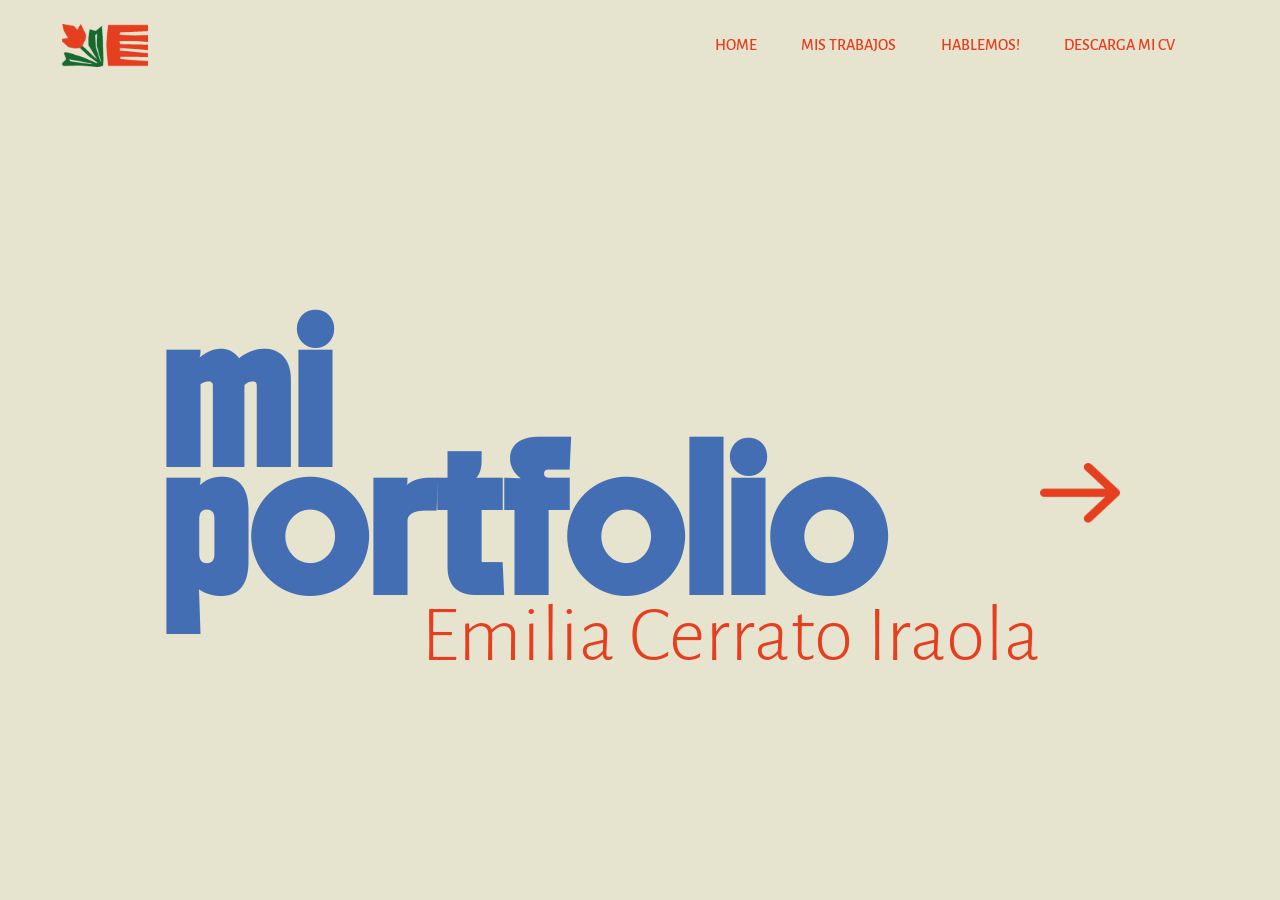
<file: index.html>
<!DOCTYPE html>
    <html>
        <head>
            <meta charset="utf-8"/>
            <meta name="viewport" content="width=device-width, initial-scale=1.0">
            <title> Portfolio Emilia Cerrato Iraola </title>
            <link href="estilos.css" rel="stylesheet" type="text/css">
            <style>
                @import url('https://fonts.googleapis.com/css2?family=Alegreya+Sans:ital,wght@0,100;0,300;0,400;0,500;0,700;0,800;0,900;1,100;1,300;1,400;1,500;1,700;1,800;1,900&family=Boldonse&display=swap');
            </style>
            <link rel="icon" type="image/x-icon" href="img/favicon.ico">
        </head>

        <body>
            <header>
                <nav id="nav">
                        <img src="img/nav/isologo.svg" alt="logo emilia" height="43" width="90" id="fotonav">
                    <div id="botonera">
                        <a class="botonesnav" href="home.html"> HOME </a>
                        <a class="botonesnav" href="mistrabajos.html"> MIS TRABAJOS </a>
                        <a class="botonesnav" href="hablemos.html"> HABLEMOS! </a>
                        <a class="botonesnav" href="cv.html"> DESCARGA MI CV </a>
                    </div>
                </nav>
            </header>

            <main id="portada-proyecto">
                <section id="nombre-proyecto">
                    <article id="titulo">
                        <h2 class="estilo-uno"> mi portfolio </h2>
                        <h1 class="estilo-dos separar"> Emilia Cerrato Iraola </h1>
                    </article>
                    <article>
                        <a href="home.html"> <img src="img/flecha_roja.png" height="60" width="80" class="flecha"> </a>
                    </article>
                </section>
            </main>
</file>
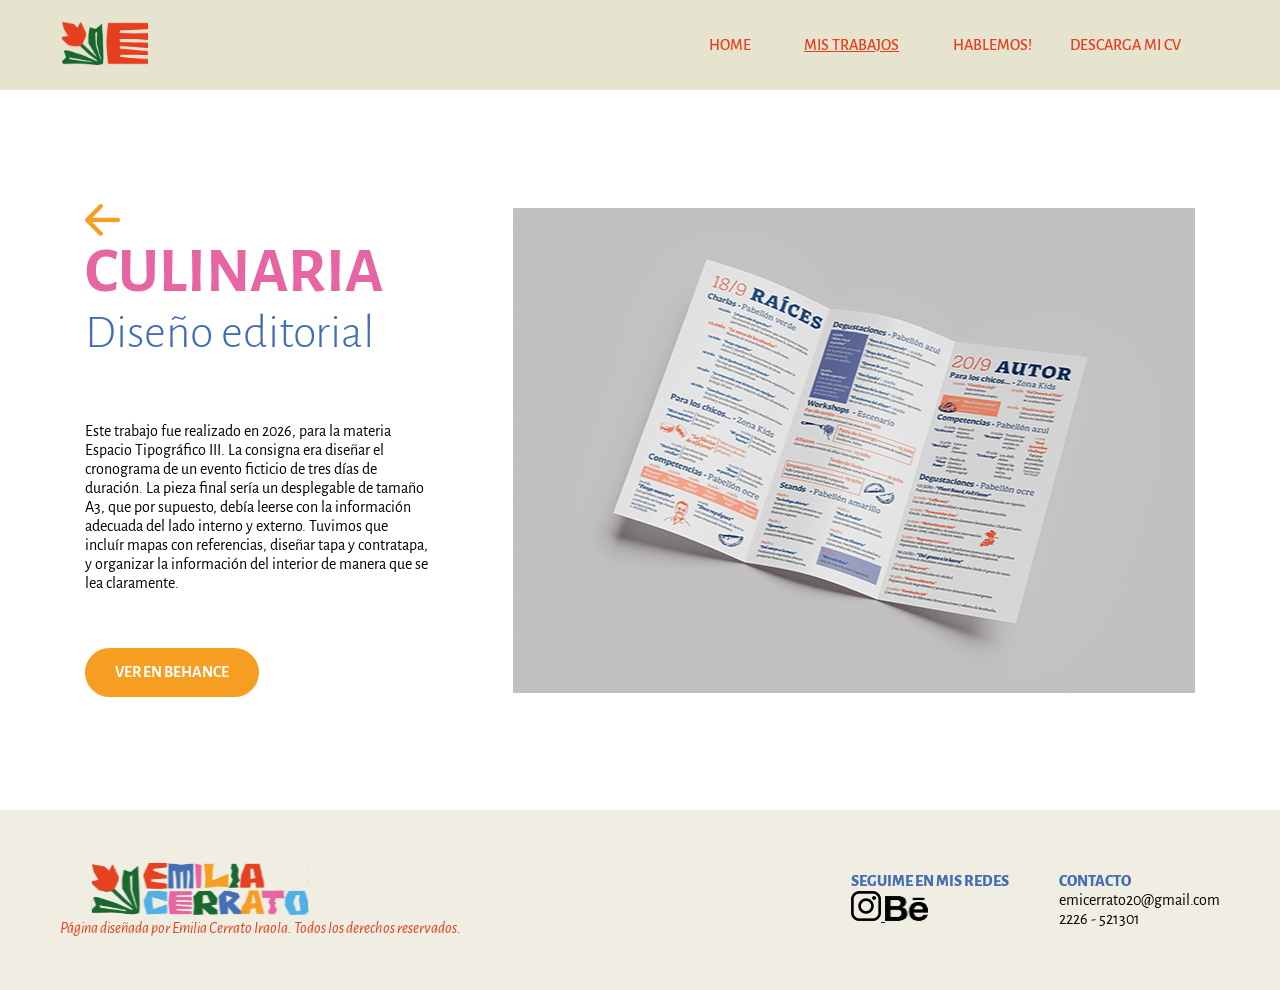
<file: culinaria.html>
<!DOCTYPE html>
    <html>
        <head>
            <meta charset="utf-8"/>
            <meta name="viewport" content="width=device-width, initial-scale=1.0">
            <title> Portfolio Emilia Cerrato Iraola </title>
            <link href="estilos.css" rel="stylesheet" type="text/css">
            <style>
                @import url('https://fonts.googleapis.com/css2?family=Alegreya+Sans:ital,wght@0,100;0,300;0,400;0,500;0,700;0,800;0,900;1,100;1,300;1,400;1,500;1,700;1,800;1,900&family=Boldonse&display=swap');
            </style>
            <link rel="icon" type="image/x-icon" href="img/favicon.ico">
        </head>

        <body>
            <header>
                <nav id="nav">
                    <div id="fotonav">
                        <img src="img/nav/isologo.svg" alt="logo emilia" height="43" width="90">
                    </div>
                    <div id="botonera">
                        <a class="botonesnav" href="home.html"> HOME </a>
                        <a class="botonpaginaactual" href="mistrabajos.html"> MIS TRABAJOS </a>
                        <a class="botonesnav" href="hablemos.html"> HABLEMOS! </a>
                        <a class="botonesnav" href="cv.html"> DESCARGA MI CV </a>
                    </div>
                </nav>
            </header>

            <main class="trabajo-especifico">
                <section class="descripcion-trabajo">
                    <a href="mistrabajos.html"> <img src="img/lamudanza/flechaamarilla.png" alt="flecha" width="35" height="32"> </a>
                    <h1 class="estilo-tres"> CULINARIA </h1>
                    <h2 class="estilo-cuatro"> Diseño editorial </h2>
                    <p class="distanciar"> Este trabajo fue realizado en 2026, para la materia Espacio Tipográfico III. La consigna era diseñar el cronograma de un evento ficticio de tres días de duración. La pieza final sería un desplegable de tamaño A3, que por supuesto, debía leerse con la información adecuada del lado interno y externo. Tuvimos que incluír mapas con referencias, diseñar tapa y contratapa, y organizar la información del interior de manera que se lea claramente. </p>
                    <a href="#" class="botones mantener-altura"> VER EN BEHANCE </a>
                </section>

                <section class="foto-cambio">
                    <img src="img/culinaria/culinariafrente.png" alt="folleto culinaria" height="485" width="682" class="foto-frente">
                    <img src="img/culinaria/culinariadorso.png" alt="folleto culinaria" height="485" width="682" class="foto-dorso">
                </section>
            </main>

            <footer>
                    <div id="derechos-emilia">
                        <img src="img/footer/logocompleto.svg" alt="logo emilia cerrato" height="52" width="280">
                        <p class="estilo-seis"> Página diseñada por Emilia Cerrato Iraola. Todos los derechos reservados. </p>
                    </div>
                    <div id="info-footer">
                        <div class="bloquecitos-info">
                            <p class="estilo-siete"> SEGUIME EN MIS REDES </p>
                            <div>
                                <a href="https://www.instagram.com/por.emilia/">
                                <img src="img/footer/instagramlogo.png" alt="logo instagram" height="30" width="30">
                                </a>
                                <a href="https://www.behance.net/emiliacerrato1" >
                                <img src="img/footer/behancelogo.png" alt="logo behance" height="25" width="43">
                                </a>
                            </div>
                        </div>
                        <div class="bloquecitos-info">
                            <p class="estilo-siete"> CONTACTO </p>
                            <p> emicerrato20@gmail.com </p>
                            <p> 2226 - 521301 </p>
                        </div>
                    </div>
            </footer>
        </body>
</file>
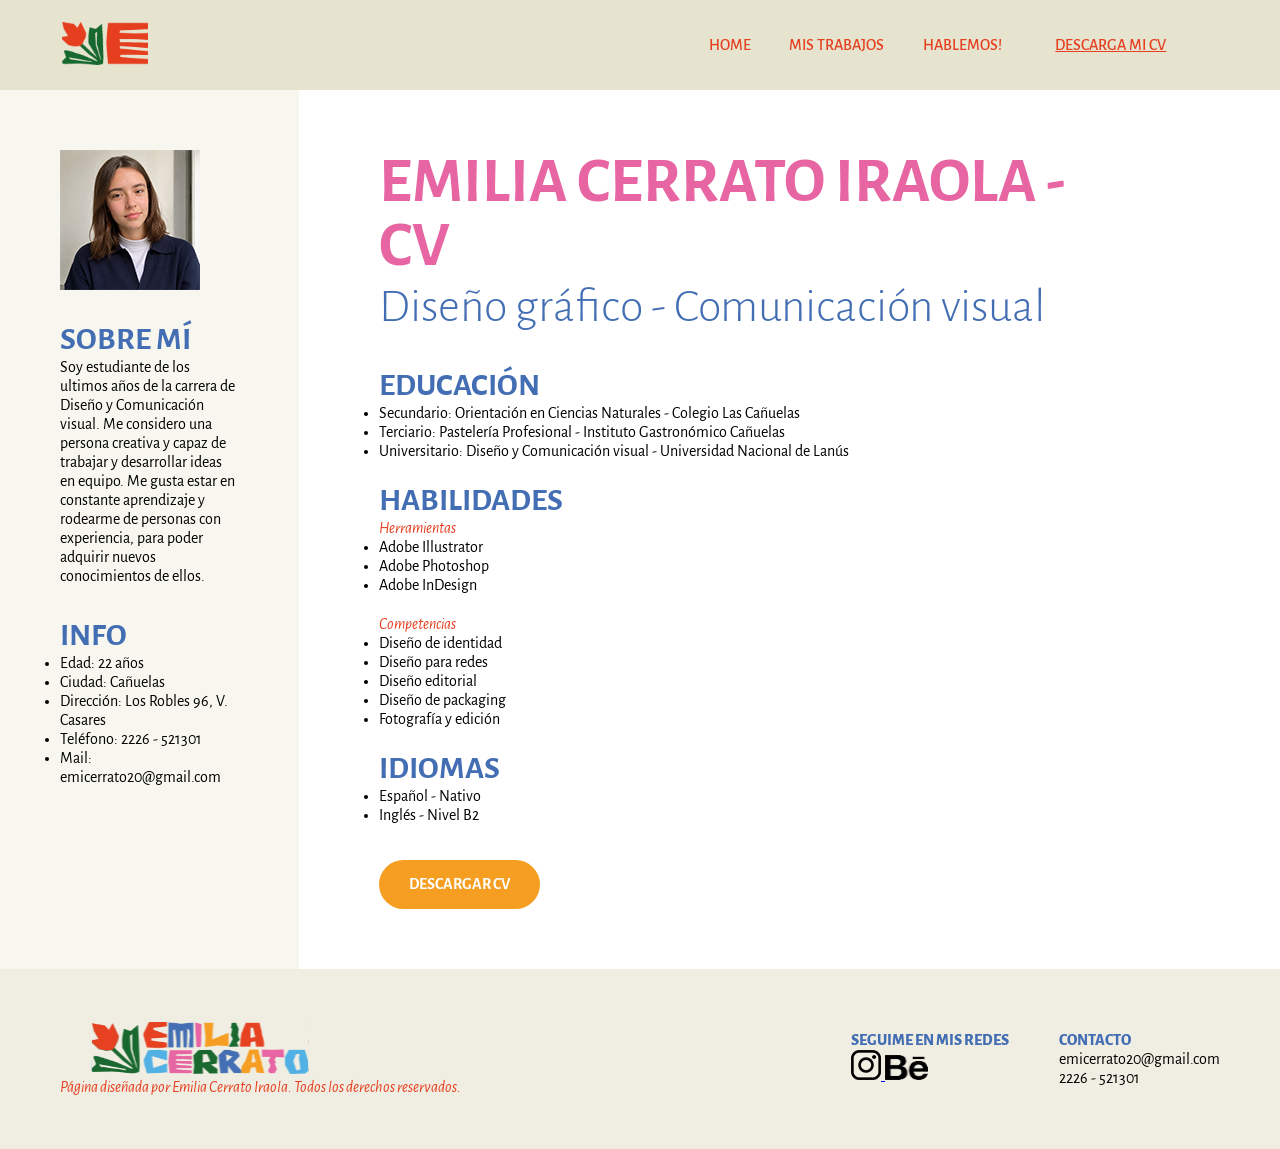
<file: cv.html>
<!DOCTYPE html>
    <html>
        <head>
            <meta charset="utf-8"/>
            <meta name="viewport" content="width=device-width, initial-scale=1.0">
            <title> Portfolio Emilia Cerrato Iraola </title>
            <link href="estilos.css" rel="stylesheet" type="text/css">
            <style>
                @import url('https://fonts.googleapis.com/css2?family=Alegreya+Sans:ital,wght@0,100;0,300;0,400;0,500;0,700;0,800;0,900;1,100;1,300;1,400;1,500;1,700;1,800;1,900&family=Boldonse&display=swap');
            </style>
            <link rel="icon" type="image/x-icon" href="img/favicon.ico">
        </head>

        <body>
            <header>
                <nav id="nav">
                    <div id="fotonav">
                        <img src="img/nav/isologo.svg" alt="logo emilia" height="43" width="90">
                    </div>
                    <div id="botonera">
                        <a class="botonesnav" href="home.html"> HOME </a>
                        <a class="botonesnav" href="mistrabajos.html"> MIS TRABAJOS </a>
                        <a class="botonesnav" href="hablemos.html"> HABLEMOS! </a>
                        <a class="botonpaginaactual" href="cv.html"> DESCARGA MI CV </a>
                    </div>
                </nav>
            </header>

            <main id="curriculum">
                <section id="cv-izquierda">
                    <img src="img/cv/foto-emilia.png" alt="Foto Emilia Cerrato Iraola" width="140" height="140">   
                    <article class="bloquecito-cv">
                        <h2 class="estilo-cinco"> SOBRE MÍ </h2>
                            <p> Soy estudiante de los ultimos años de la carrera de Diseño y Comunicación visual. Me considero una persona creativa y capaz de trabajar y desarrollar ideas en equipo. Me gusta estar en constante aprendizaje y rodearme de personas con experiencia, para poder adquirir nuevos conocimientos de ellos. </p>
                    </article>

                    <article class="bloquecito-cv">
                        <h2 class="estilo-cinco"> INFO </h2>
                        <ul class="listas">
                            <li> Edad: 22 años </li>
                            <li> Ciudad: Cañuelas </li>
                            <li> Dirección: Los Robles 96, V. Casares </li>
                            <li> Teléfono: 2226 - 521301 </li> 
                            <li> Mail: emicerrato20@gmail.com </li>
                        </ul>
                    </article>
                </section>

                <section id="cv-derecha">
                    <div id="encabezado">
                        <h1 class="estilo-tres"> EMILIA CERRATO IRAOLA - CV </h1>
                        <h2 class="estilo-cuatro"> Diseño gráfico - Comunicación visual </h2>
                    </div>
                    
                    <article>
                        <h2 class="estilo-cinco"> EDUCACIÓN </h2>
                            <ul class="listas">
                                <li> Secundario: Orientación en Ciencias Naturales - Colegio Las Cañuelas </li>
                                <li> Terciario: Pastelería Profesional - Instituto Gastronómico Cañuelas</li>
                                <li> Universitario: Diseño y Comunicación visual - Universidad Nacional de Lanús </li>
                            </ul>
                    </article>

                    <article>
                        <h2 class="estilo-cinco"> HABILIDADES </h2>

                            <h3 class="estilo-seis"> Herramientas </h3>
                                <ul class="listas">
                                    <li> Adobe Illustrator </li>
                                    <li> Adobe Photoshop </li>
                                    <li> Adobe InDesign </li>
                                </ul>

                            <h3 class="estilo-seis"> Competencias </h3>
                                <ul class="listas">
                                    <li> Diseño de identidad </li>
                                    <li> Diseño para redes </li>
                                    <li> Diseño editorial </li>
                                    <li> Diseño de packaging </li>
                                    <li> Fotografía y edición </li>
                                </ul>
                    </article>
                    
                    <article>
                        <h2 class="estilo-cinco"> IDIOMAS </h2>
                            <ul class="listas"> 
                                <li> Español - Nativo </li>
                                <li> Inglés - Nivel B2 </li>
                            </ul>
                    </article>

                    <a href="#" class="botones mantener-altura"> DESCARGAR CV </a>
                </section>
            </main>

            <footer>
                    <div id="derechos-emilia">
                        <img src="img/footer/logocompleto.svg" alt="logo emilia cerrato" height="52" width="280">
                        <p class="estilo-seis"> Página diseñada por Emilia Cerrato Iraola. Todos los derechos reservados. </p>
                    </div>
                    <div id="info-footer">
                        <div class="bloquecitos-info">
                            <p class="estilo-siete"> SEGUIME EN MIS REDES </p>
                            <div>
                                <a href="https://www.instagram.com/por.emilia/">
                                <img src="img/footer/instagramlogo.png" alt="logo instagram" height="30" width="30">
                                </a>
                                <a href="https://www.behance.net/emiliacerrato1" >
                                <img src="img/footer/behancelogo.png" alt="logo behance" height="25" width="43">
                                </a>
                            </div>
                        </div>
                        <div class="bloquecitos-info">
                            <p class="estilo-siete"> CONTACTO </p>
                            <p> emicerrato20@gmail.com </p>
                            <p> 2226 - 521301 </p>
                        </div>
                    </div>
            </footer>
        </body>
</file>
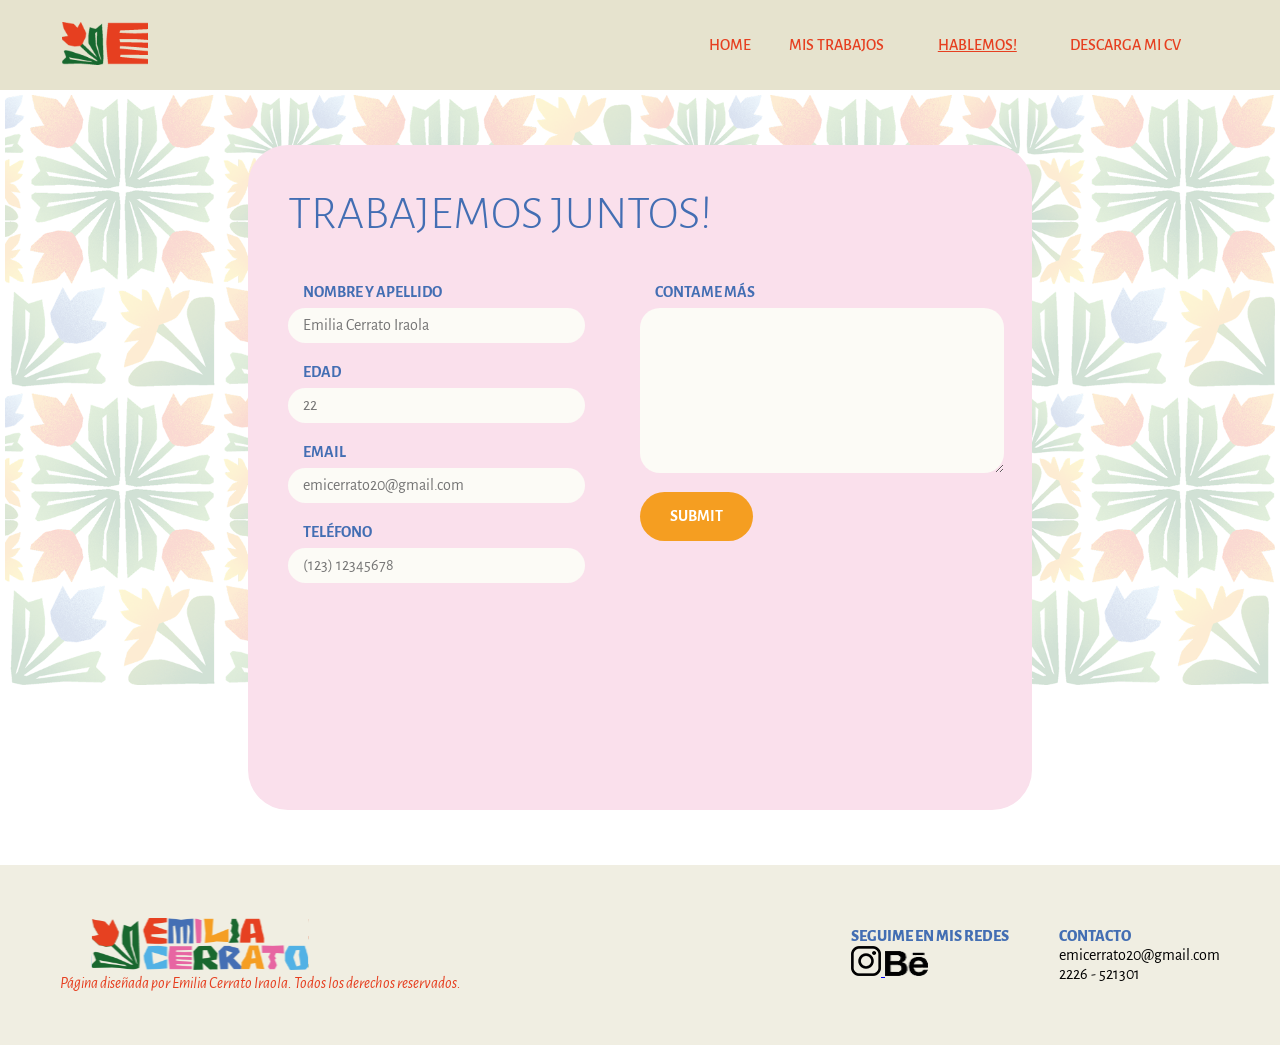
<file: hablemos!.html>
<!DOCTYPE html>
    <html>
        <head>
            <meta charset="utf-8"/>
            <title> Portfolio Emilia Cerrato Iraola </title>
            <link href="estilos.css" rel="stylesheet" type="text/css">
            <style>
                @import url('https://fonts.googleapis.com/css2?family=Alegreya+Sans:ital,wght@0,100;0,300;0,400;0,500;0,700;0,800;0,900;1,100;1,300;1,400;1,500;1,700;1,800;1,900&family=Boldonse&display=swap');
            </style>
        </head>

        <body>
            <header>
                <nav id="nav">
                    <div id="fotonav">
                        <img src="img/nav/isologo.svg" alt="logo emilia" height="43px" width="90px">
                    </div>
                    <div id="botonera">
                        <a class="botonesnav" href="index.html"> HOME </a>
                        <a class="botonesnav" href="mistrabajos.html"> MIS TRABAJOS </a>
                        <a class="botonpaginaactual" href="hablemos!.html"> HABLEMOS! </a>
                        <a class="botonesnav" href="cv.html"> DESCARGA MI CV </a>
                    </div>
                </nav>
            </header>

            <main id="fondo-forms">

                <form method="post" action="mailto:emicerrato20@gmail.com?subjet:Formulario portfolio" target="_blank" enctype="text/plain">
                    <h1 class="estilo-cuatro"> TRABAJEMOS JUNTOS! </h1>
                    <div id="campos-completar">
                        <div class="columnas-forms">

                            <label for="Nombre y Apellido"> NOMBRE Y APELLIDO </label>
                            <input type="text" name="Nombre y Apellido" id="Nombre y Apellido" maxlength="50" placeholder="Emilia Cerrato Iraola" required>

                            <label for="Edad"> EDAD </label>
                            <input type="number" name="Edad" id="edad" placeholder="22">

                            <label for="email"> EMAIL </label>
                            <input type="email" name="email" id="email" placeholder="emicerrato20@gmail.com" required>

                            <label for="teléfono"> TELÉFONO </label>
                            <input type="tel" name="teléfono" id="teléfono" placeholder="(123) 12345678" required>

                        </div>
                        
                        <div class="columnas-forms">
                            
            
                            <label for="contame más"> CONTAME MÁS </label>
                            <textarea name="contame más" id="contamemas" maxlength="750" placeholder="Escribir más..." required> </textarea>
                            <input type="submit" name="ENVIAR" id="ENVIAR" class="botones mantener-altura mayusculas">
                        </div>
                    </div>

                </form>

            </main>

            <footer>
                    <div id="derechos-emilia">
                        <img src="img/footer/logocompleto.svg" alt="logo emilia cerrato" height="52px" width="280px">
                        <p class="estilo-seis"> Página diseñada por Emilia Cerrato Iraola. Todos los derechos reservados. </p>
                    </div>
                    <div id="info-footer">
                        <div class="nloquecitos-info">
                            <p class="estilo-siete"> SEGUIME EN MIS REDES </p>
                            <div>
                                <a href="https://www.instagram.com/por.emilia/">
                                <img src="img/footer/instagramlogo.png" alt="logo instagram" height="30" width="30">
                                </a>
                                <a href="https://www.behance.net/emiliacerrato1" >
                                <img src="img/footer/behancelogo.png" alt="logo behance" height="25px" width="43px">
                                </a>
                            </div>
                        </div>
                        <div class="bloquecitos-info">
                            <p class="estilo-siete"> CONTACTO </p>
                            <p> emicerrato20@gmail.com </p>
                            <p> 2226 - 521301 </p>
                        </div>
                    </div>
            </footer>
        </body>
</file>
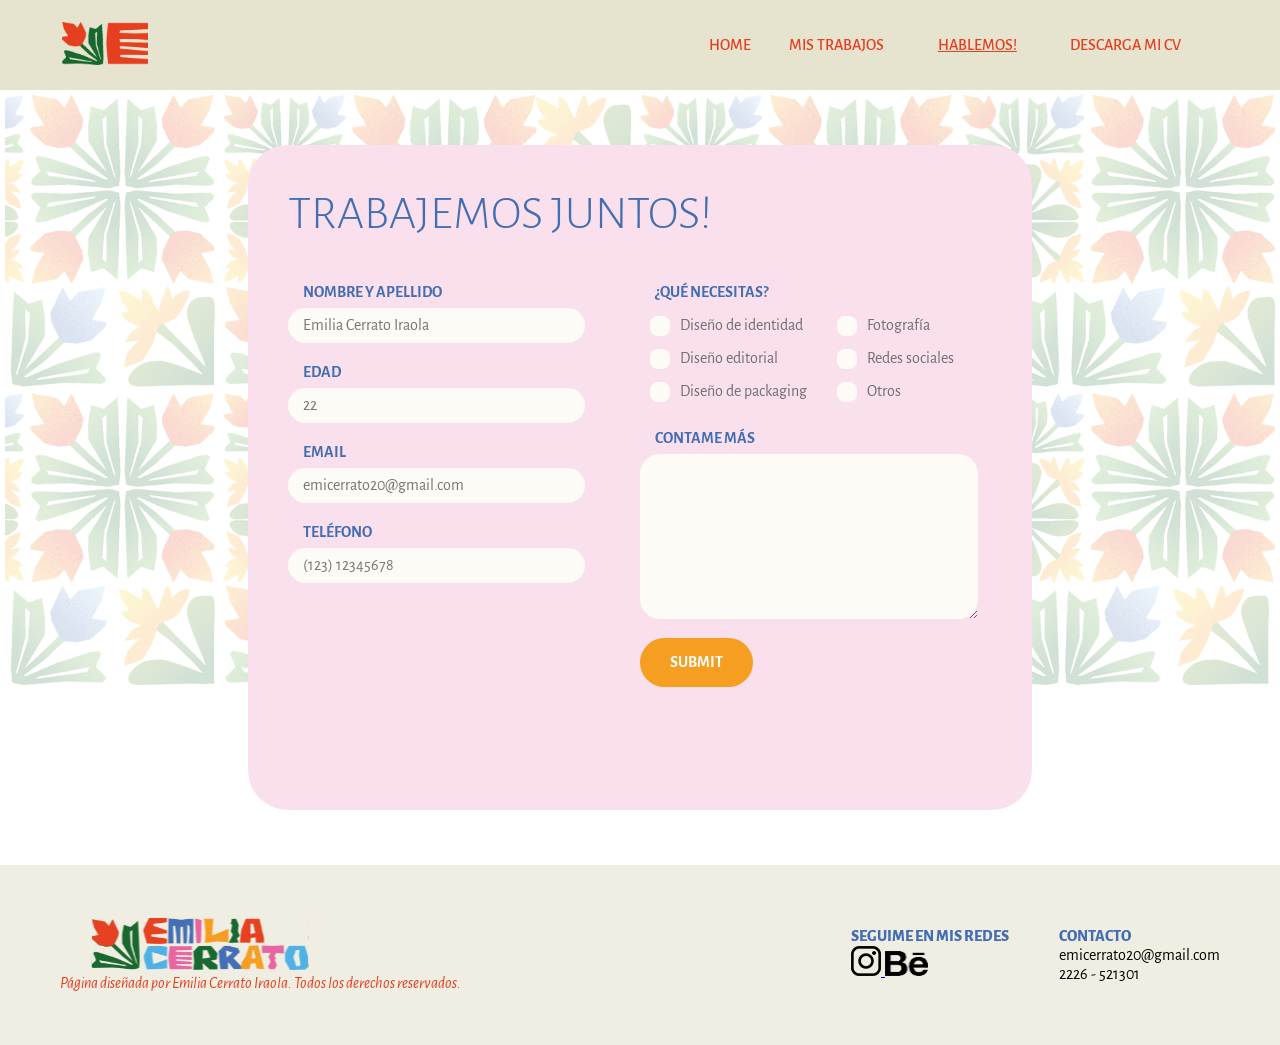
<file: hablemos.html>
<!DOCTYPE html>
    <html>
        <head>
            <meta charset="utf-8"/>
            <meta name="viewport" content="width=device-width, initial-scale=1.0">
            <title> Portfolio Emilia Cerrato Iraola </title>
            <link href="estilos.css" rel="stylesheet" type="text/css">
            <style>
                @import url('https://fonts.googleapis.com/css2?family=Alegreya+Sans:ital,wght@0,100;0,300;0,400;0,500;0,700;0,800;0,900;1,100;1,300;1,400;1,500;1,700;1,800;1,900&family=Boldonse&display=swap');
            </style>
            <link rel="icon" type="image/x-icon" href="img/favicon.ico">
        </head>

        <body>
            <header>
                <nav id="nav">
                    <div id="fotonav">
                        <img src="img/nav/isologo.svg" alt="logo emilia" height="43" width="90">
                    </div>
                    <div id="botonera">
                        <a class="botonesnav" href="home.html"> HOME </a>
                        <a class="botonesnav" href="mistrabajos.html"> MIS TRABAJOS </a>
                        <a class="botonpaginaactual" href="hablemos.html"> HABLEMOS! </a>
                        <a class="botonesnav" href="cv.html"> DESCARGA MI CV </a>
                    </div>
                </nav>
            </header>

            <main id="fondo-forms">

                <form method="post" action="mailto:emicerrato20@gmail.com?subjet:Formulario portfolio" target="_blank" enctype="text/plain">
                    <h1 class="estilo-cuatro"> TRABAJEMOS JUNTOS! </h1>
                    <div id="campos-completar">
                        <div class="columnas-forms">

                            <label for="Nombre y Apellido"> NOMBRE Y APELLIDO </label>
                            <input type="text" name="Nombre y Apellido" id="Nombre y Apellido" maxlength="50" placeholder="Emilia Cerrato Iraola" required>

                            <label for="Edad"> EDAD </label>
                            <input type="number" name="Edad" id="edad" placeholder="22">

                            <label for="email"> EMAIL </label>
                            <input type="email" name="email" id="email" placeholder="emicerrato20@gmail.com" required>

                            <label for="teléfono"> TELÉFONO </label>
                            <input type="tel" name="teléfono" id="teléfono" placeholder="(123) 12345678" required>

                        </div>
                        
                        <div>

                            <p id="titulos-forms"> ¿QUÉ NECESITAS? </p>

                            <div class="columnas-forms checkbox">

                                <div class="checkbox-columnas">
                                    
                                    <label class="opciones-check"> Diseño de identidad <input type="checkbox" name="'¿QUÉ NECESITAS?" value="Diseño de identidad" id="identidad"></label>
                                    <label class="opciones-check"> Diseño editorial <input type="checkbox" name="'¿QUÉ NECESITAS?" value="Diseño editorial" id="editorial"></label>
                                    <label class="opciones-check"> Diseño de packaging <input type="checkbox" name="'¿QUÉ NECESITAS?" value="Diseño de packaging" id="packaging"></label>
                                </div>

                                <div class="checkbox-columnas">
                                    <label class="opciones-check"> Fotografía <input type="checkbox" name="'¿QUÉ NECESITAS?" value="Fotografia" id="fotografia"></label>
                                    <label class="opciones-check"> Redes sociales <input type="checkbox" name="'¿QUÉ NECESITAS?" value="redes" id="redes"></label>
                                    <label class="opciones-check"> Otros <input type="checkbox" name="'¿QUÉ NECESITAS?" value="otros" id="otros"></label>
                                </div>

                            </div>

                            <div>
                                <label for="contame más"> CONTAME MÁS </label>
                                <textarea name="contame más" id="contamemas" maxlength="750" placeholder="Escribir más..." required> </textarea>
                                <input type="submit" name="ENVIAR" id="ENVIAR" class="botones mantener-altura mayusculas">
                            </div>
                        </div>
                    </div>

                </form>

            </main>

            <footer>
                    <div id="derechos-emilia">
                        <img src="img/footer/logocompleto.svg" alt="logo emilia cerrato" height="52" width="280">
                        <p class="estilo-seis"> Página diseñada por Emilia Cerrato Iraola. Todos los derechos reservados. </p>
                    </div>
                    <div id="info-footer">
                        <div class="bloquecitos-info">
                            <p class="estilo-siete"> SEGUIME EN MIS REDES </p>
                            <div>
                                <a href="https://www.instagram.com/por.emilia/">
                                <img src="img/footer/instagramlogo.png" alt="logo instagram" height="30" width="30">
                                </a>
                                <a href="https://www.behance.net/emiliacerrato1" >
                                <img src="img/footer/behancelogo.png" alt="logo behance" height="25" width="43">
                                </a>
                            </div>
                        </div>
                        <div class="bloquecitos-info">
                            <p class="estilo-siete"> CONTACTO </p>
                            <p> emicerrato20@gmail.com </p>
                            <p> 2226 - 521301 </p>
                        </div>
                    </div>
            </footer>
        </body>
</file>
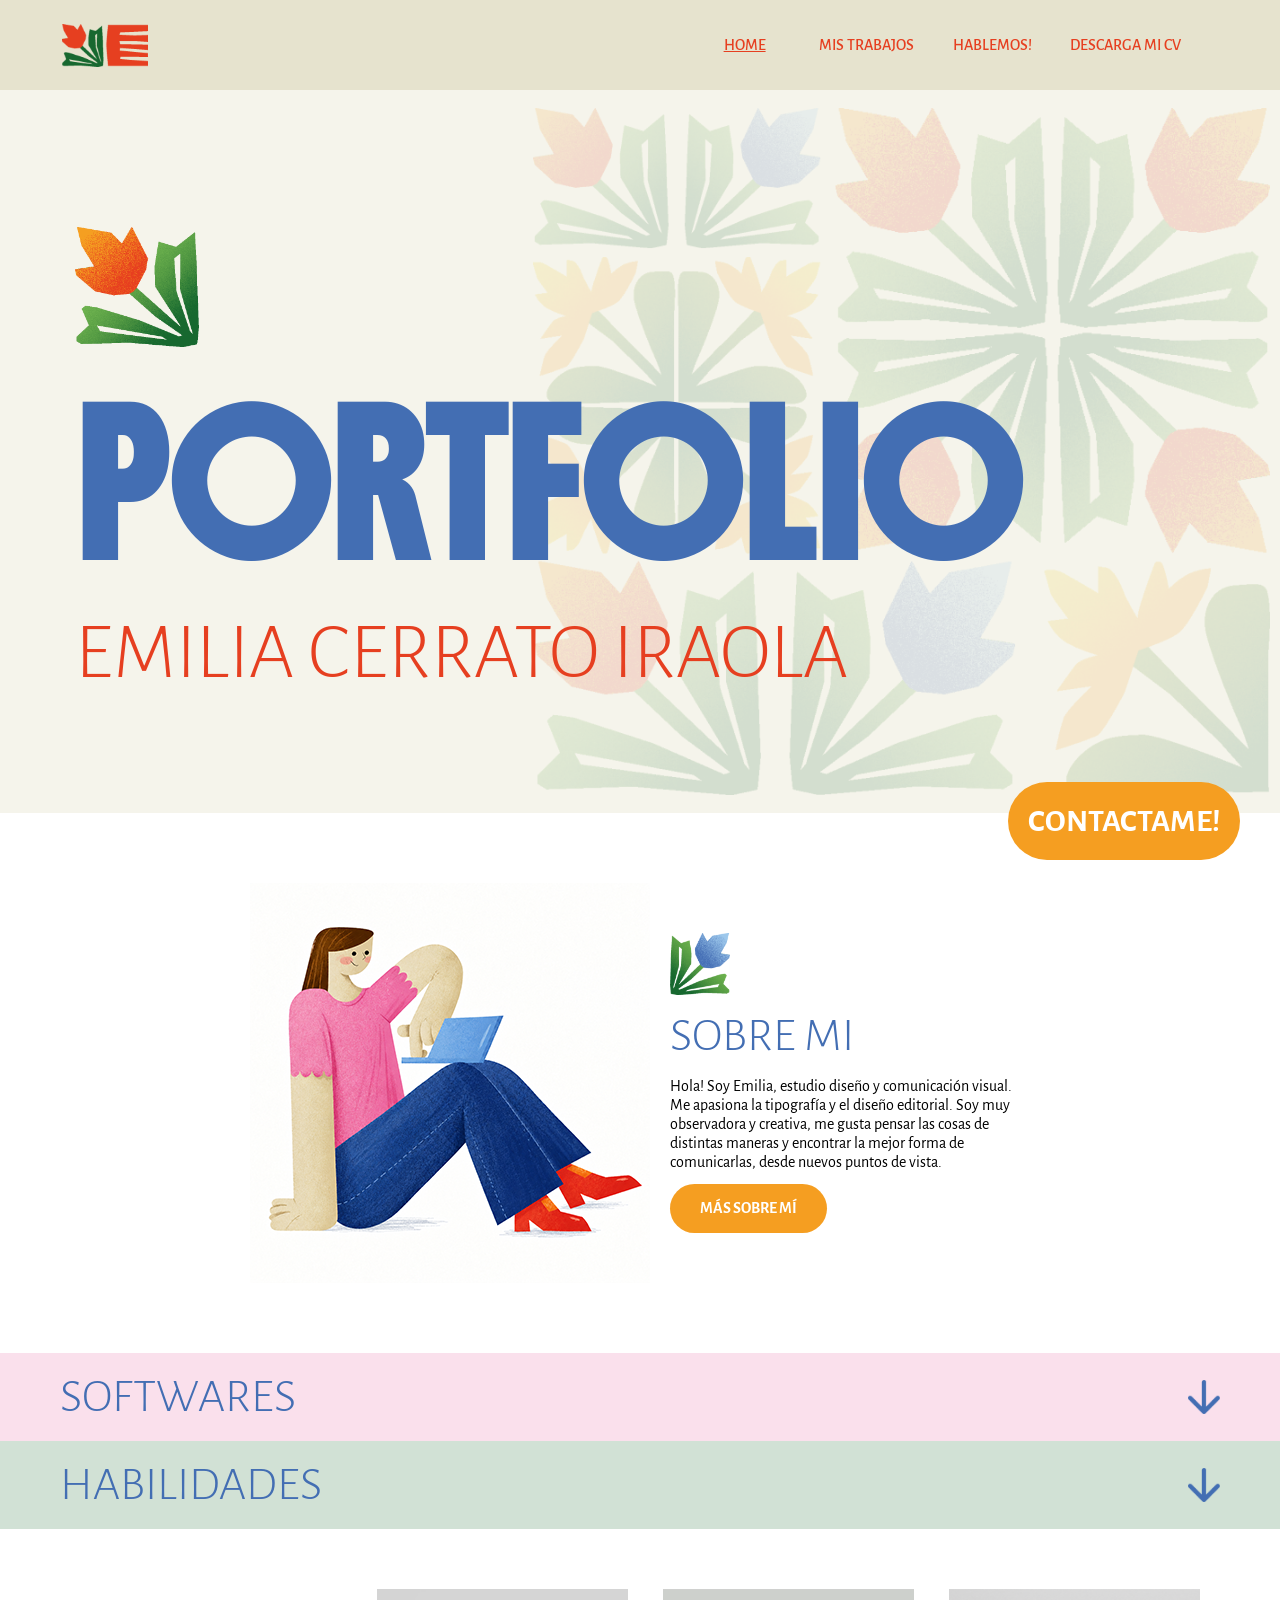
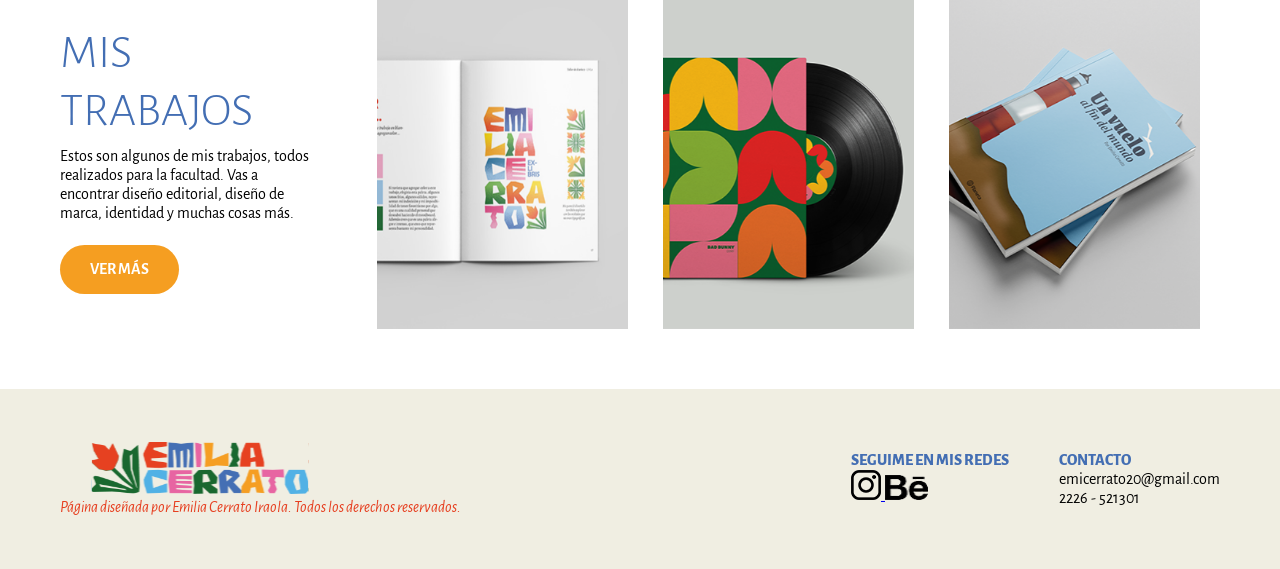
<file: home.html>
<!DOCTYPE html>
    <html>
        <head>
            <meta charset="utf-8"/>
            <meta name="viewport" content="width=device-width, initial-scale=1.0">
            <title> Portfolio Emilia Cerrato Iraola </title>
            <link href="estilos.css" rel="stylesheet" type="text/css">
            <style>
                @import url('https://fonts.googleapis.com/css2?family=Alegreya+Sans:ital,wght@0,100;0,300;0,400;0,500;0,700;0,800;0,900;1,100;1,300;1,400;1,500;1,700;1,800;1,900&family=Boldonse&display=swap');
            </style>
            <link rel="icon" type="image/x-icon" href="img/favicon.ico">
        </head>

        <body>
            <header>
                <nav id="nav">
                        <img src="img/nav/isologo.svg" alt="logo emilia" height="43" width="90" id="fotonav">
                    <div id="botonera">
                        <a class="botonpaginaactual" href="home.html"> HOME </a>
                        <a class="botonesnav" href="mistrabajos.html"> MIS TRABAJOS </a>
                        <a class="botonesnav" href="hablemos.html"> HABLEMOS! </a>
                        <a class="botonesnav" href="cv.html"> DESCARGA MI CV </a>
                    </div>
                </nav>
            </header>

            <main>

                <section  id="hero-fondo">
                    <article id="textos-hero">
                        <img src="img/home/florroja.svg" alt="flor roja" height="120" width="124" class="flor-roja"></img>
                        <h1 class="estilo-uno"> PORTFOLIO </h1>
                        <h2 class="estilo-dos"> EMILIA CERRATO IRAOLA </h2>
                    </article>
                </section>

                <section id="sobre-mi">
                    <div class="imagen-animada" role="img" aria-label="Ilustración de Emilia"></div>
                    <article id="info-sobre-mi">
                        <img src="img/home/florazul.svg" alt="flor azul" height="62" width="60"></img>
                        <h3 class="estilo-cuatro"> SOBRE MI </h3>
                        <p> Hola! Soy Emilia, estudio diseño y comunicación visual. Me apasiona la tipografía y el diseño editorial. Soy muy observadora y creativa, me gusta pensar las cosas de distintas maneras y encontrar la mejor forma de comunicarlas, desde nuevos puntos de vista. </p>
                        <a href="sobremi.html" class="botones"> MÁS SOBRE MÍ </a>
                    </article>
                </section>
              
                <details id="softwares">
                    <summary class="desplegable-cerrado">
                        <h3 class="estilo-cuatro"> SOFTWARES </h3>
                        <img src="img/home/flecha-azul.png" alt="flecha" height="34">
                    </summary>

                    <ul class="desplegable-abierto">
                        <li class="apartadito-programa">
                            <img src="img/home/logo-adobe-illustrator.svg" alt="logo illustrator" height="63" width="63">
                            <div class="info-programa">
                                <p> Adobe Illustrator </p>
                                <img src="img/home/porcentaje-illustrator.svg" alt="nivel de illustrator" height="15" width="103">
                            </div>
                        </li>

                        <li class="apartadito-programa">
                            <img src="img/home/logo-adobe-photoshop.svg" alt="logo photoshop" height="63" width="63">
                            <div class="info-programa">
                                <p> Adobe Photoshop </p>
                                <img src="img/home/porcentaje-photoshop.svg" alt="nivel de photoshop" height="15" width="103">
                            </div>
                        </li>

                        <li class="apartadito-programa">
                            <img src="img/home/logo-adobe-indesign.svg" alt="logo indesign" height="63" width="63">
                            <div class="info-programa">
                                <p> Adobe InDesign </p>
                                <img src="img/home/porcentaje-indesign.svg" alt="nivel de indesign" height="15" width="103">
                            </div>
                        </li>

                        <li class="apartadito-programa">
                            <img src="img/home/logo-capcut.svg" alt="logo capcut" height="63" width="63">
                            <div class="info-programa">
                                <p> CapCut </p>
                                <img src="img/home/porcentaje-capcut.svg" alt="nivel de capcut" height="15" width="103">
                            </div>
                        </li>

                        <li class="apartadito-programa">
                            <img src="img/home/logo-figma.svg" alt="logo figma" height="63" width="63">
                            <div class="info-programa">
                                <p> Figma </p>
                                <img src="img/home/porcentaje-figma.svg" alt="nivel de figma" height="15" width="103">
                            </div>
                        </li>
                    </ul>
                </details>
                
                <details id="habilidades">
                    <summary class="desplegable-cerrado">
                        <h3 class="estilo-cuatro"> HABILIDADES </h3>
                        <img src="img/home/flecha-azul.png" alt="flecha" height="34">
                    </summary>

                    <ul class="desplegable-abierto">
                        <li class="apartadito-habilidad">
                            <div class="info-habilidad">
                                <p> Diseño editorial </p>
                                <img src="img/home/porcentaje-diseñoeditorial.svg" alt="nivel de diseño editorial" height="15" width="103">
                            </div>
                        </li>

                        <li class="apartadito-habilidad">
                            <div class="info-habilidad">
                                <p> Identidad </p>
                                <img src="img/home/porcentaje-identidad.svg" alt="nivel de identidad" height="15" width="103">
                            </div>
                        </li>

                        <li class="apartadito-habilidad">
                            <div class="info-habilidad">
                                <p> Fotografía </p>
                                <img src="img/home/porcentaje-fotografia.svg" alt="nivel de fotografía" height="15" width="103">
                            </div>
                        </li>

                        <li class="apartadito-habilidad">
                            <div class="info-habilidad">
                                <p> Preprensa </p>
                                <img src="img/home/porcentaje-preprensa.svg" alt="nivel de preprensa" height="15" width="103">
                            </div>
                        </li>

                        <li class="apartadito-habilidad">
                            <div class="info-habilidad">
                                <p> Packaging </p>
                                <img src="img/home/porcentaje-packaging.svg" alt="nivel de packaging" height="15" width="103">
                            </div>
                        </li>

                        <li class="apartadito-habilidad">
                            <div class="info-habilidad">
                                <p> Redes sociales </p>
                                <img src="img/home/porcentaje-redes-sociales.svg" alt="nivel de redes" height="15" width="103">
                            </div>
                        </li>
                    </ul>
                </details>

                <section id="mis-trabajos">
                    <article id="info-mis-trabajos">
                        <h3 class="estilo-cuatro"> MIS TRABAJOS </h3>
                        <p> Estos son algunos de mis trabajos, todos realizados para la facultad. Vas a encontrar diseño editorial, diseño de marca, identidad y muchas cosas más. </p>
                        <a href="mistrabajos.html" class="botones mantener-altura"> VER MÁS </a>
                    </article>
                    <article id="fotos-trabajos-home">
                        <img src="img/home/exlibris-portada.png" alt="trabajo exlibris" height="340" width="251">
                        <img src="img/home/disco-portada.png" alt="trabajo disco" height="340" width="251">
                        <img src="img/home/unvueloalfindelmundo-portada.png" alt="trabajo un vuelo al fin del mundo" height="340" width="251">
                    </article>
                </section>
        
            </main>

            <footer>
                    <div id="derechos-emilia">
                        <img src="img/footer/logocompleto.svg" alt="logo emilia cerrato" height="52" width="280">
                        <p class="estilo-seis"> Página diseñada por Emilia Cerrato Iraola. Todos los derechos reservados. </p>
                    </div>
                    <div id="info-footer">
                        <div class="bloquecitos-info">
                            <p class="estilo-siete"> SEGUIME EN MIS REDES <p>
                            <div>
                                <a href="https://www.instagram.com/por.emilia/">
                                <img src="img/footer/instagramlogo.png" alt="logo instagram" height="30" width="30">
                                </a>
                                <a href="https://www.behance.net/emiliacerrato1" >
                                <img src="img/footer/behancelogo.png" alt="logo behance" height="25" width="43">
                                </a>
                            </div>
                        </div>
                        <div class="bloquecitos-info">
                            <p class="estilo-siete"> CONTACTO </p>
                            <p> emicerrato20@gmail.com </p>
                            <p> 2226 - 521301 </p>
                        </div>
                    </div>
            </footer>

            <a href="hablemos.html" class="estilo-cinco boton-fijo"> CONTACTAME! </a>
        </body>
</file>
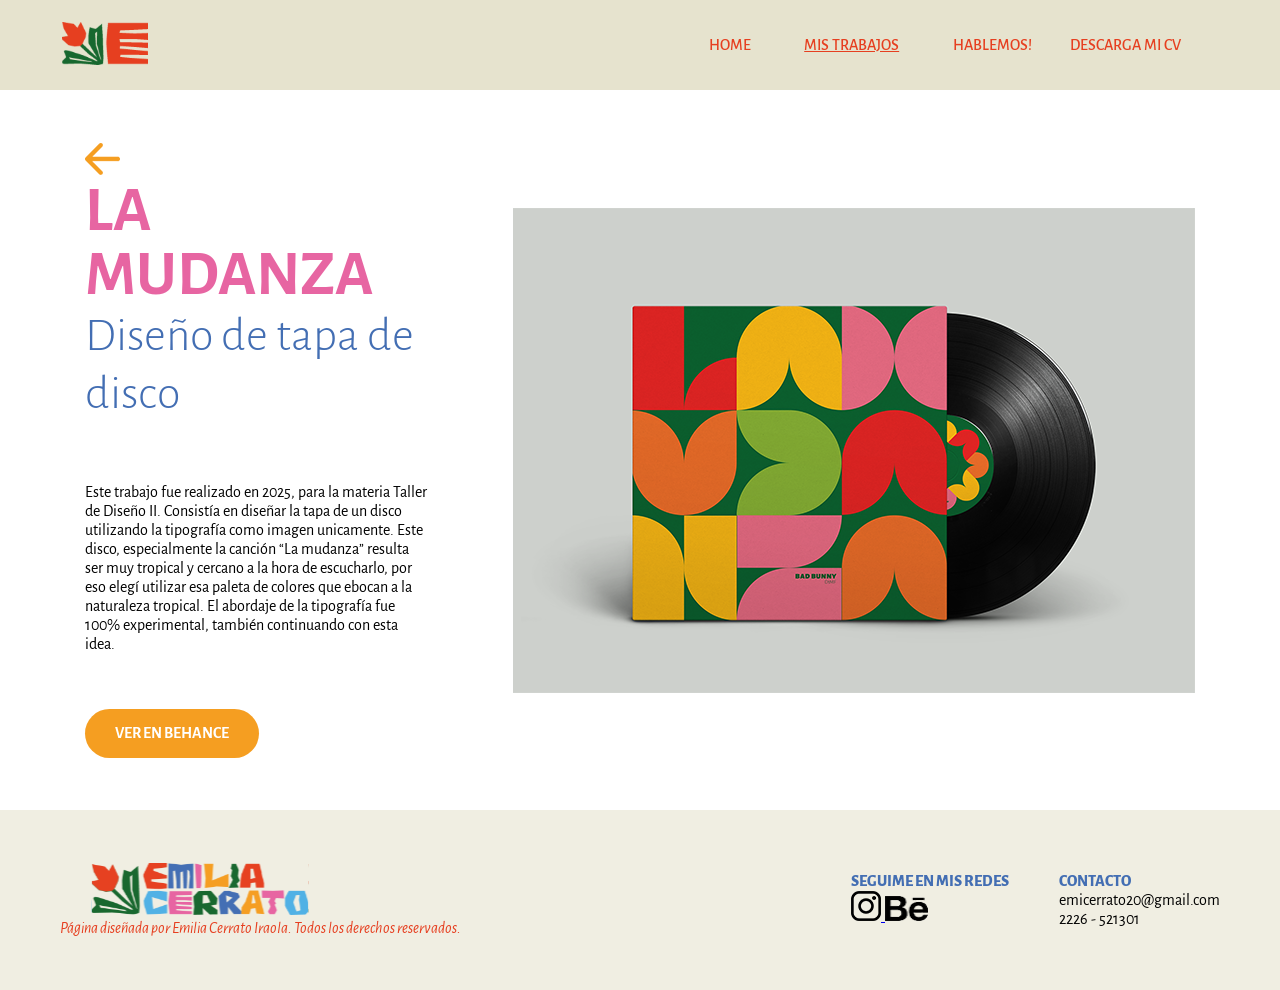
<file: lamudanza.html>
<!DOCTYPE html>
    <html>
        <head>
            <meta charset="utf-8"/>
            <meta name="viewport" content="width=device-width, initial-scale=1.0">
            <title> Portfolio Emilia Cerrato Iraola </title>
            <link href="estilos.css" rel="stylesheet" type="text/css">
            <style>
                @import url('https://fonts.googleapis.com/css2?family=Alegreya+Sans:ital,wght@0,100;0,300;0,400;0,500;0,700;0,800;0,900;1,100;1,300;1,400;1,500;1,700;1,800;1,900&family=Boldonse&display=swap');
            </style>
            <link rel="icon" type="image/x-icon" href="img/favicon.ico">
        </head>

        <body>
            <header>
                <nav id="nav">
                    <div id="fotonav">
                        <img src="img/nav/isologo.svg" alt="logo emilia" height="43" width="90">
                    </div>
                    <div id="botonera">
                        <a class="botonesnav" href="home.html"> HOME </a>
                        <a class="botonpaginaactual" href="mistrabajos.html"> MIS TRABAJOS </a>
                        <a class="botonesnav" href="hablemos.html"> HABLEMOS! </a>
                        <a class="botonesnav" href="cv.html"> DESCARGA MI CV </a>
                    </div>
                </nav>
            </header>

            <main class="trabajo-especifico">
                <section class="descripcion-trabajo">
                    <a href="mistrabajos.html"> <img src="img/lamudanza/flechaamarilla.png" alt="flecha" width="35" height="32"> </a>
                    <h1 class="estilo-tres"> LA MUDANZA </h1>
                    <h2 class="estilo-cuatro"> Diseño de tapa de disco </h2>
                    <p class="distanciar"> Este trabajo fue realizado en 2025, para la materia Taller de Diseño II. Consistía en diseñar la tapa de un disco utilizando la tipografía como imagen unicamente. Este disco, especialmente la canción “La mudanza” resulta ser muy tropical y cercano a la hora de escucharlo, por eso elegí utilizar esa paleta de colores que ebocan a la naturaleza tropical. El abordaje de la tipografía fue 100% experimental, también continuando con esta idea. </p>
                    <a href="#" class="botones mantener-altura"> VER EN BEHANCE </a>
                </section>

                <section class="foto-cambio">
                    <img src="img/lamudanza/disco-adelante.png" alt="tapa de disco" height="485" width="682" class="foto-frente">
                    <img src="img/lamudanza/disco-atras.png" alt="tapa de disco" height="485" width="682" class="foto-dorso">
                </section>
            </main>

            <footer>
                    <div id="derechos-emilia">
                        <img src="img/footer/logocompleto.svg" alt="logo emilia cerrato" height="52" width="280">
                        <p class="estilo-seis"> Página diseñada por Emilia Cerrato Iraola. Todos los derechos reservados. </p>
                    </div>
                    <div id="info-footer">
                        <div class="bloquecitos-info">
                            <p class="estilo-siete"> SEGUIME EN MIS REDES </p>
                            <div>
                                <a href="https://www.instagram.com/por.emilia/">
                                <img src="img/footer/instagramlogo.png" alt="logo instagram" height="30" width="30">
                                </a>
                                <a href="https://www.behance.net/emiliacerrato1" >
                                <img src="img/footer/behancelogo.png" alt="logo behance" height="25" width="43">
                                </a>
                            </div>
                        </div>
                        <div class="bloquecitos-info">
                            <p class="estilo-siete"> CONTACTO </p>
                            <p> emicerrato20@gmail.com </p>
                            <p> 2226 - 521301 </p>
                        </div>
                    </div>
            </footer>
        </body>
</file>
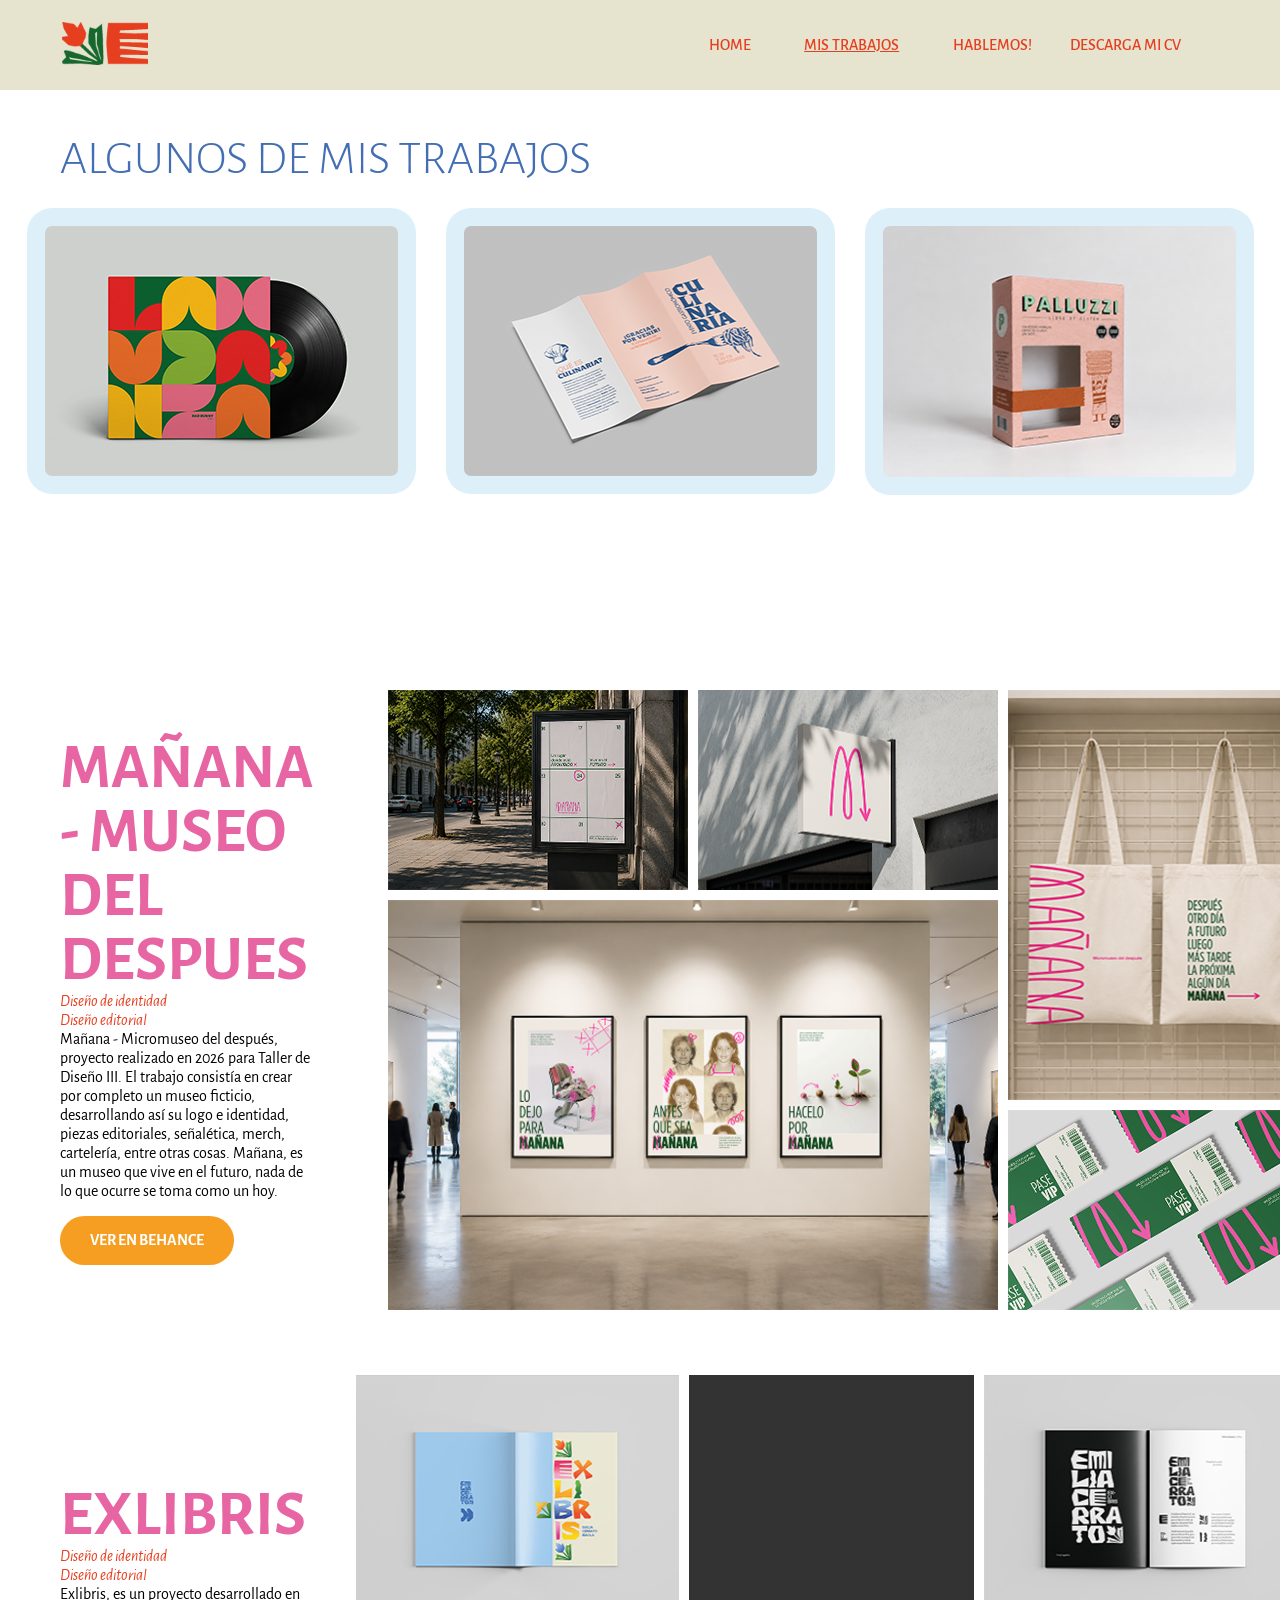
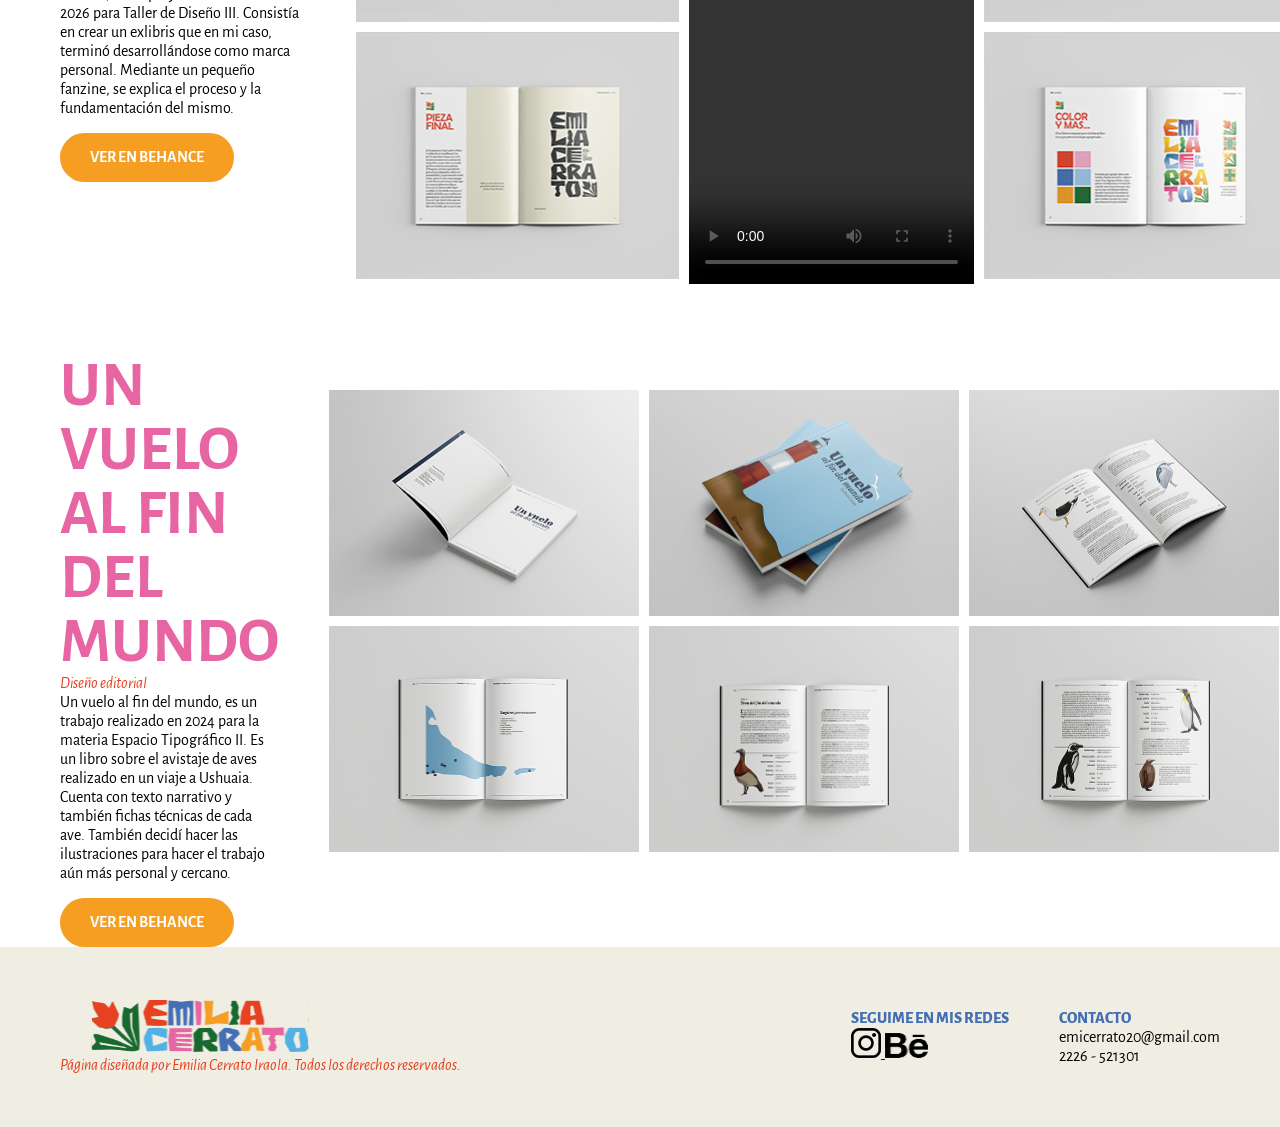
<file: mistrabajos.html>
<!DOCTYPE html>
    <html>
        <head>
            <meta charset="utf-8"/>
            <meta name="viewport" content="width=device-width, initial-scale=1.0">
            <title> Portfolio Emilia Cerrato Iraola </title>
            <link href="estilos.css" rel="stylesheet" type="text/css">
            <style>
                @import url('https://fonts.googleapis.com/css2?family=Alegreya+Sans:ital,wght@0,100;0,300;0,400;0,500;0,700;0,800;0,900;1,100;1,300;1,400;1,500;1,700;1,800;1,900&family=Boldonse&display=swap');
            </style>
            <link rel="icon" type="image/x-icon" href="img/favicon.ico">
        </head>

        <body>
            <header>
                <nav id="nav">
                    <div id="fotonav">
                        <img src="img/nav/isologo.svg" alt="logo emilia" height="43" width="90">
                    </div>
                    <div id="botonera">
                        <a class="botonesnav" href="home.html"> HOME </a>
                        <a class="botonpaginaactual" href="mistrabajos.html"> MIS TRABAJOS </a>
                        <a class="botonesnav" href="hablemos.html"> HABLEMOS! </a>
                        <a class="botonesnav" href="cv.html"> DESCARGA MI CV </a>
                    </div>
                </nav>
            </header>

            <main>
                
                <section id="trabajos-principales">
                    <h1 class="estilo-cuatro"> ALGUNOS DE MIS TRABAJOS </h1>
                    <article id="fotos-trabajos">
                        <div class="trabajo">
                            <img src="img/mistrabajos/discolamudanza.png" alt="tapa de disco" width="353" height="250" class="img-trabajos">
                            <div class="hover">
                                <a href="lamudanza.html"> <img src="img/mistrabajos/flecha-blanca.png" alt="flecha-blanca" height="37" width="48"> </a>
                                <p class="estilo-ocho"> LA MUDANZA </p>
                            </div>
                        </div>

                        <div class="trabajo">
                            <img src="img/mistrabajos/culinaria.png" alt="folleto culinaria" width="353" height="250" class="img-trabajos">
                            <div class="hover">
                                <a href="culinaria.html"> <img src="img/mistrabajos/flecha-blanca.png" alt="flecha-blanca" height="37" width="48"> </a>
                                <p class="estilo-ocho"> CULINARIA </p>
                            </div>
                        </div>

                        <div class="trabajo">
                            <img src="img/mistrabajos/cajapalluzzi.png" alt="caja palluzzi" width="353" height="251" class="img-trabajos">
                            <div class="hover">
                                <a href="palluzzi.html"> <img src="img/mistrabajos/flecha-blanca.png" alt="flecha-blanca" height="37" width="48"> </a>
                                <p class="estilo-ocho"> PALLUZZI </p>
                            </div>
                        </div>

                    </article>
                </section>

                <section class="trabajo-desplegado-con-galeria">

                    <article class="info-galeria">
                        <h2 class="estilo-tres"> MAÑANA - MUSEO DEL DESPUES </h2>
                        <h3 class="estilo-seis"> Diseño de identidad </h3>
                        <h3 class="estilo-seis"> Diseño editorial </h3>
                        <p> Mañana - Micromuseo del después, proyecto realizado en 2026 para Taller de Diseño III. El trabajo consistía en crear por completo un museo ficticio, desarrollando así su logo e  identidad, piezas editoriales, señalética, merch, cartelería, entre otras cosas. Mañana, es un museo que vive en el futuro, nada de lo que ocurre se toma como un hoy. </p>
                        <a href="#" class="botones mantener-altura"> VER EN BEHANCE </a>
                    </article>

                    <article id="galeria-museo">
                        <img src="img/museo/afiche-principal.png" alt="afiche museo" width="300" height="200">
                        <img src="img/museo/cartel-puerta.png" alt="cartel" width="300" height="200">
                        <img src="img/museo/totebags.png" alt="totebags" width="300" height="410">
                        <img src="img/museo/afiches-muestras.png" alt="afiches muestra" width="610" height="410" id="imagen-grande-museo">
                        <img src="img/museo/entradas.png" alt="entradas" width="300" height="200" id="entradas-museo">
                    </article>
                </section>

                <section class="trabajo-desplegado-con-galeria">

                    <article class="info-galeria">
                        <h2 class="estilo-tres"> EXLIBRIS </h2>
                        <h3 class="estilo-seis"> Diseño de identidad </h3>
                        <h3 class="estilo-seis"> Diseño editorial </h3>
                        <p> Exlibris, es un proyecto desarrollado en 2026 para Taller de Diseño III. 
                        Consistía en crear un exlibris que en mi caso, terminó desarrollándose como marca personal. Mediante un pequeño fanzine, se explica el proceso y la fundamentación del mismo. </p>
                        <a href="#" class="botones mantener-altura"> VER EN BEHANCE </a>
                    </article>

                    <article id="galeria-exlibris">
                        <img src="img/exlibris/exlibris-uno.png" alt="exlibris" width="323" height="247">
                        <video src="img/exlibris/exlibris-video.mp4" controls width="285" height="509" id="video"> </video>
                        <img src="img/exlibris/exlibris-dos.png" alt="exlibris" width="323" height="247">
                        <img src="img/exlibris/exlibris-tres.png" alt="exlibris" width="323" height="247">
                        <img src="img/exlibris/exlibris-cuatro.png" alt="exlibris" width="323" height="247">
                    </article>
                </section>

                <section class="trabajo-desplegado-con-galeria">

                    <article class="info-galeria">
                        <h2 class="estilo-tres"> UN VUELO AL FIN DEL MUNDO </h2>
                        <h3 class="estilo-seis"> Diseño editorial </h3>
                        <p> Un vuelo al fin del mundo, es un trabajo realizado en 2024 para la materia Espacio Tipográfico II. Es un libro sobre el avistaje de aves realizado en un viaje a Ushuaia. Cuenta con texto narrativo y también fichas técnicas de cada ave. También decidí hacer las ilustraciones para hacer el trabajo aún más personal y cercano. </p>
                        <a href="https://www.behance.net/gallery/227880481/Un-vuelo-al-fin-del-mundo" class="botones mantener-altura"> VER EN BEHANCE </a>
                    </article>

                    <article id="galeria-un-vuelo">
                        <img src="img/unvueloalfindelmundo/unvuelo-uno.png" alt="un vuelo al fin del mundo" width="310" height="226">
                        <img src="img/unvueloalfindelmundo/unvuelo-dos.png" alt="un vuelo al fin del mundo" width="310" height="226">
                        <img src="img/unvueloalfindelmundo/unvuelo-tres.png" alt="un vuelo al fin del mundo" width="310" height="226">
                        <img src="img/unvueloalfindelmundo/unvuelo-cuatro.png" alt="un vuelo al fin del mundo" width="310" height="226">
                        <img src="img/unvueloalfindelmundo/unvuelo-cinco.png" alt="un vuelo al fin del mundo" width="310" height="226">
                        <img src="img/unvueloalfindelmundo/unvuelo-seis.png" alt="un vuelo al fin del mundo" width="310" height="226">
                    </article>
                </section>

            </main>

           <footer>
                    <div id="derechos-emilia">
                        <img src="img/footer/logocompleto.svg" alt="logo emilia cerrato" height="52" width="280">
                        <p class="estilo-seis"> Página diseñada por Emilia Cerrato Iraola. Todos los derechos reservados. </p>
                    </div>
                    <div id="info-footer">
                        <div class="bloquecitos-info">
                            <p class="estilo-siete"> SEGUIME EN MIS REDES </p>
                            <div>
                                <a href="https://www.instagram.com/por.emilia/">
                                <img src="img/footer/instagramlogo.png" alt="logo instagram" height="30" width="30">
                                </a>
                                <a href="https://www.behance.net/emiliacerrato1" >
                                <img src="img/footer/behancelogo.png" alt="logo behance" height="25" width="43">
                                </a>
                            </div>
                        </div>
                        <div class="bloquecitos-info">
                            <p class="estilo-siete"> CONTACTO </p>
                            <p> emicerrato20@gmail.com </p>
                            <p> 2226 - 521301 </p>
                        </div>
                    </div>
            </footer>
        </body>
</file>
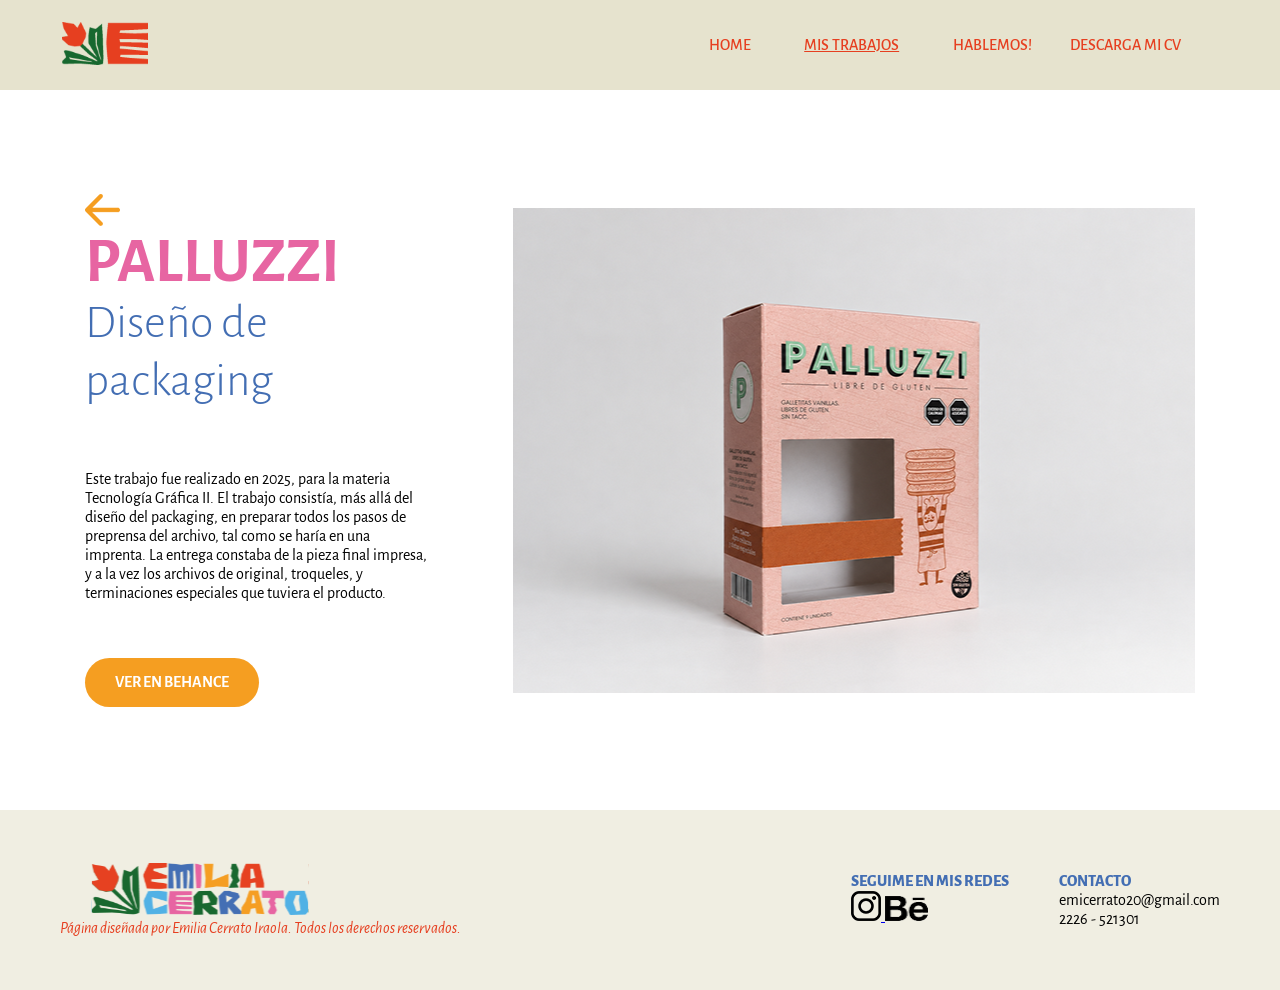
<file: palluzzi.html>
<!DOCTYPE html>
    <html>
        <head>
            <meta charset="utf-8"/>
            <meta name="viewport" content="width=device-width, initial-scale=1.0">
            <title> Portfolio Emilia Cerrato Iraola </title>
            <link href="estilos.css" rel="stylesheet" type="text/css">
            <style>
                @import url('https://fonts.googleapis.com/css2?family=Alegreya+Sans:ital,wght@0,100;0,300;0,400;0,500;0,700;0,800;0,900;1,100;1,300;1,400;1,500;1,700;1,800;1,900&family=Boldonse&display=swap');
            </style>
            <link rel="icon" type="image/x-icon" href="img/favicon.ico">
        </head>

        <body>
            <header>
                <nav id="nav">
                    <div id="fotonav">
                        <img src="img/nav/isologo.svg" alt="logo emilia" height="43" width="90">
                    </div>
                    <div id="botonera">
                        <a class="botonesnav" href="home.html"> HOME </a>
                        <a class="botonpaginaactual" href="mistrabajos.html"> MIS TRABAJOS </a>
                        <a class="botonesnav" href="hablemos.html"> HABLEMOS! </a>
                        <a class="botonesnav" href="cv.html"> DESCARGA MI CV </a>
                    </div>
                </nav>
            </header>

            <main class="trabajo-especifico">
                <section class="descripcion-trabajo">
                    <a href="mistrabajos.html"> <img src="img/lamudanza/flechaamarilla.png" alt="flecha" width="35" height="32"> </a>
                    <h1 class="estilo-tres"> PALLUZZI </h1>
                    <h2 class="estilo-cuatro"> Diseño de packaging </h2>
                    <p class="distanciar"> Este trabajo fue realizado en 2025, para la materia Tecnología Gráfica II. El trabajo consistía, más allá del diseño del packaging, en preparar todos los pasos de preprensa del archivo, tal como se haría en una imprenta. La entrega constaba de la pieza final impresa, y a la vez los archivos de original, troqueles, y terminaciones especiales que tuviera el producto. </p>
                    <a href="#" class="botones mantener-altura"> VER EN BEHANCE </a>
                </section>

                <section class="foto-cambio">
                    <img src="img/palluzzi/cajapalluzzifrente.png" alt="caja palluzzi" height="485" width="682" class="foto-frente">
                    <img src="img/palluzzi/cajapalluzzidorso.png" alt="caja palluzzi" height="485" width="682" class="foto-dorso">
                </section>
            </main>

            <footer>
                    <div id="derechos-emilia">
                        <img src="img/footer/logocompleto.svg" alt="logo emilia cerrato" height="52" width="280">
                        <p class="estilo-seis"> Página diseñada por Emilia Cerrato Iraola. Todos los derechos reservados. </p>
                    </div>
                    <div id="info-footer">
                        <div class="bloquecitos-info">
                            <p class="estilo-siete"> SEGUIME EN MIS REDES </p>
                            <div>
                                <a href="https://www.instagram.com/por.emilia/">
                                <img src="img/footer/instagramlogo.png" alt="logo instagram" height="30" width="30">
                                </a>
                                <a href="https://www.behance.net/emiliacerrato1" >
                                <img src="img/footer/behancelogo.png" alt="logo behance" height="25" width="43">
                                </a>
                            </div>
                        </div>
                        <div class="bloquecitos-info">
                            <p class="estilo-siete"> CONTACTO </p>
                            <p> emicerrato20@gmail.com </p>
                            <p> 2226 - 521301 </p>
                        </div>
                    </div>
            </footer>
        </body>
</file>
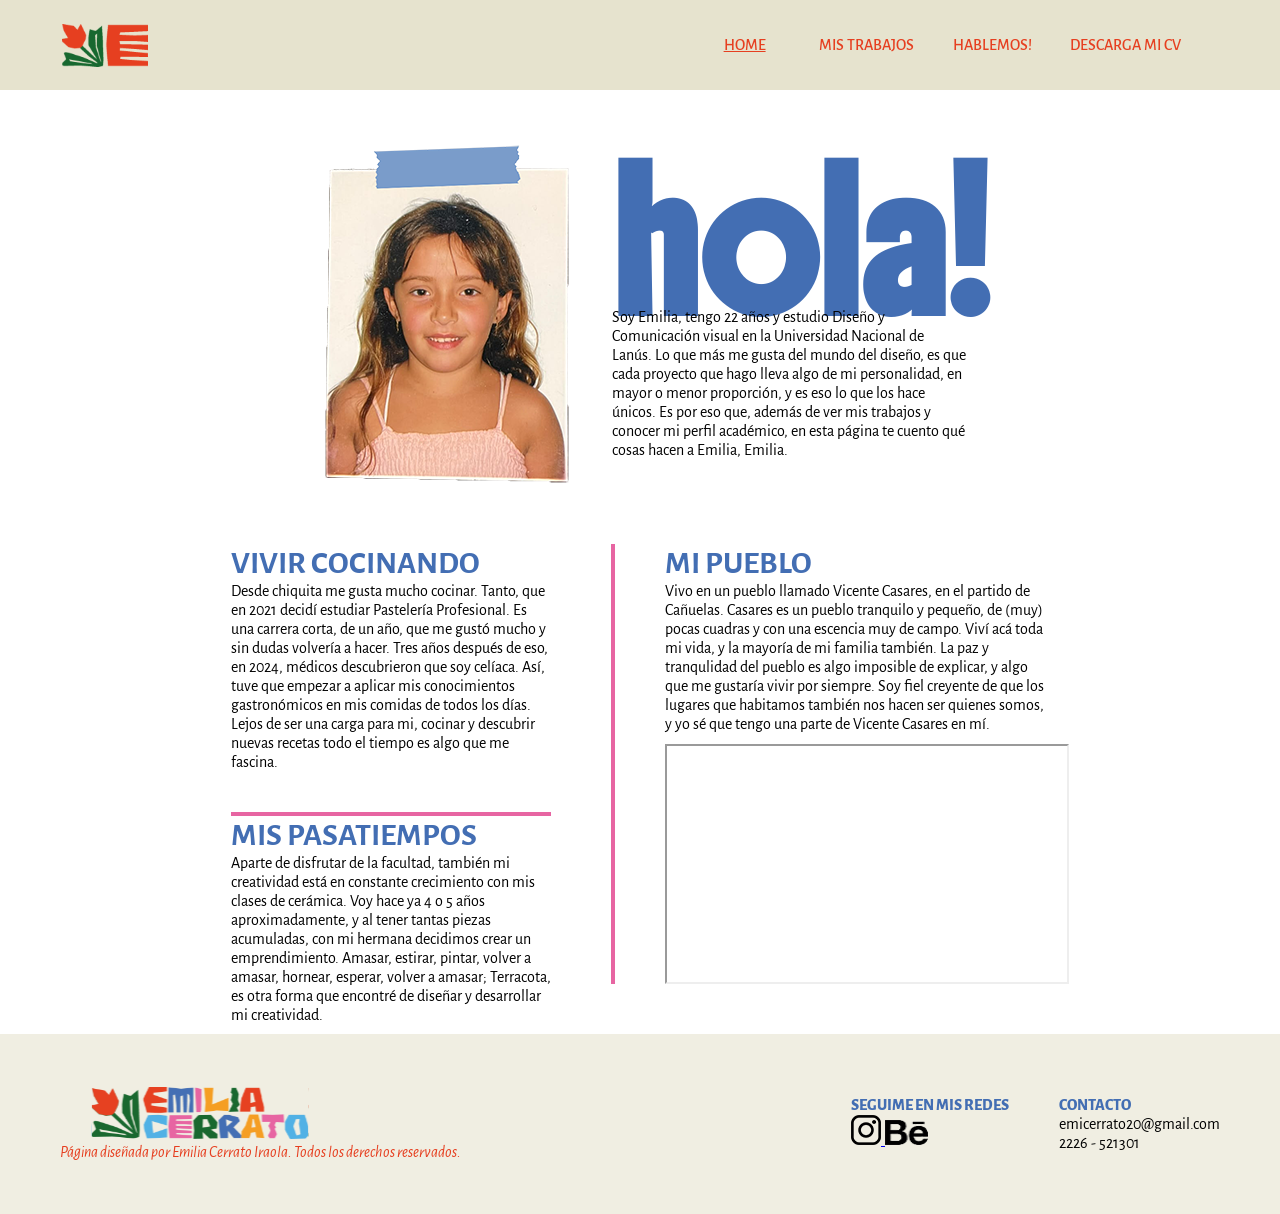
<file: sobremi.html>
<!DOCTYPE html>
    <html>
        <head>
            <meta charset="utf-8"/>
            <meta name="viewport" content="width=device-width, initial-scale=1.0">
            <title> Portfolio Emilia Cerrato Iraola </title>
            <link href="estilos.css" rel="stylesheet" type="text/css">
            <style>
                @import url('https://fonts.googleapis.com/css2?family=Alegreya+Sans:ital,wght@0,100;0,300;0,400;0,500;0,700;0,800;0,900;1,100;1,300;1,400;1,500;1,700;1,800;1,900&family=Boldonse&display=swap');
            </style>
            <link rel="icon" type="image/x-icon" href="img/favicon.ico">
        </head>

        <body>
            <header>
                <nav id="nav">
                        <img src="img/nav/isologo.svg" alt="logo emilia" height="43" width="90" id="fotonav">
                    <div id="botonera">
                        <a class="botonpaginaactual" href="home.html"> HOME </a>
                        <a class="botonesnav" href="mistrabajos.html"> MIS TRABAJOS </a>
                        <a class="botonesnav" href="hablemos.html"> HABLEMOS! </a>
                        <a class="botonesnav" href="cv.html"> DESCARGA MI CV </a>
                    </div>
                </nav>
            </header>

            <main>
                <section id="emilia">
                    <article class="foto-emilia">
                        <img src="img/sobremi/emi_pequeña.png" height="350" width="268">
                    </article>
                    <article id="sobre-mi-emilia">
                        <h1 class="estilo-uno"> hola! </h1>
                        <p> Soy Emilia, tengo 22 años y estudio Diseño y Comunicación visual en la Universidad Nacional de Lanús. Lo que más me gusta del mundo del diseño, es que cada proyecto que hago lleva algo de mi personalidad, en mayor o menor proporción, y es eso lo que los hace únicos. Es por eso que, además de ver mis trabajos y conocer mi perfil académico, en esta página te cuento qué cosas hacen a Emilia, Emilia. </p>
                    </article>
                </section>

                <section id="mis-cosas">
                    <article id="columnas-mis-cosas-izquierda">
                        <div id="articulo-arriba">
                            <h2 class="estilo-cinco"> VIVIR COCINANDO </h2>
                            <p> Desde chiquita me gusta mucho cocinar. Tanto, que en 2021 decidí estudiar Pastelería Profesional. Es una carrera corta, de un año, que me gustó mucho y sin dudas volvería a hacer. Tres años después de eso, en 2024, médicos descubrieron que soy celíaca. Así, tuve que empezar a aplicar mis conocimientos gastronómicos en mis comidas de todos los días. Lejos de ser una carga para mi, cocinar y descubrir nuevas recetas todo el tiempo es algo que me fascina. </p>
                        </div>

                        <div>
                        <h2 class="estilo-cinco"> MIS PASATIEMPOS </h2>
                        <p> Aparte de disfrutar de la facultad, también mi creatividad está en constante crecimiento con mis clases de cerámica. Voy hace ya 4 o 5 años aproximadamente, y al tener tantas piezas acumuladas, con mi hermana decidimos crear un emprendimiento. Amasar, estirar, pintar, volver a amasar, hornear, esperar, volver a amasar; Terracota, es otra forma que encontré de diseñar y desarrollar mi creatividad. </p>
                        </div>
                    </article>

                    <article id="columnas-mis-cosas-derecha"> 
                        <h2 class="estilo-cinco"> MI PUEBLO </h2>
                        <p> Vivo en un pueblo llamado Vicente Casares, en el partido de Cañuelas. Casares es un pueblo tranquilo y pequeño, de (muy) pocas cuadras y con una escencia muy de campo. Viví acá toda mi vida, y la mayoría de mi familia también. La paz y tranqulidad del pueblo es algo imposible de explicar, y algo que me gustaría vivir por siempre. Soy fiel creyente de que los lugares que habitamos también nos hacen ser quienes somos, y yo sé que tengo una parte de Vicente Casares en mí. </p>
                        <iframe src="https://www.google.com/maps/embed?pb=!1m18!1m12!1m3!1d6539.331952435924!2d-58.65508025645801!3d-34.964979741307445!2m3!1f0!2f0!3f0!3m2!1i1024!2i768!4f13.1!3m3!1m2!1s0x95bcdf52462b8b5f%3A0x5248a213ad550fc6!2sVicente%20Casares%2C%20Ca%C3%B1uelas%2C%20Provincia%20de%20Buenos%20Aires!5e0!3m2!1ses-419!2sar!4v1794761043037!5m2!1ses-419!2sar" width="400" height="250" allowfullscreen="" loading="lazy" referrerpolicy="strict-origin-when-cross-origin"> </iframe>
                    </article>
                </section>
                
            </main>

            <footer>
                    <div id="derechos-emilia">
                        <img src="img/footer/logocompleto.svg" alt="logo emilia cerrato" height="52" width="280">
                        <p class="estilo-seis"> Página diseñada por Emilia Cerrato Iraola. Todos los derechos reservados. </p>
                    </div>
                    <div id="info-footer">
                        <div class="bloquecitos-info">
                            <p class="estilo-siete"> SEGUIME EN MIS REDES <p>
                            <div>
                                <a href="https://www.instagram.com/por.emilia/">
                                <img src="img/footer/instagramlogo.png" alt="logo instagram" height="30" width="30">
                                </a>
                                <a href="https://www.behance.net/emiliacerrato1" >
                                <img src="img/footer/behancelogo.png" alt="logo behance" height="25" width="43">
                                </a>
                            </div>
                        </div>
                        <div class="bloquecitos-info">
                            <p class="estilo-siete"> CONTACTO </p>
                            <p> emicerrato20@gmail.com </p>
                            <p> 2226 - 521301 </p>
                        </div>
                    </div>
            </footer>
        </body>
</file>
<file: estilos.css>
@charset "utf-8";
/* CSS Document */


/* Generales */

* {
    margin: 0px;
    padding: 0px;
}

.estilo-uno {
    color: #436EB3;
    font-size: 8rem;
    font-family: 'Boldonse', system-ui;
    line-height: 1;
}

.estilo-dos {
    font-size: 5rem;
    font-weight: 300;
    font-family: 'Alegreya Sans';
    color: #E63F20;
    line-height: 0.6;
}

.estilo-tres {
    font-size: 4rem;
    font-weight: bold;
    font-family: 'Alegreya Sans';
    color: #E765A2;
    line-height: 1;
}

.estilo-cuatro {
    font-size: 3rem;
    font-weight: 300;
    font-family: 'Alegreya Sans';
    color: #436EB3;
}

.estilo-cinco {
    font-size: 2rem;
    font-weight: bold;
    font-family: 'Alegreya Sans';
    color: #436EB3;
}

.estilo-seis {
    font-size: 1rem;
    font-family: 'Alegreya Sans';
    font-weight: 400;
    font-style: italic;
    color: #E63F20;
}

.estilo-siete {
    font-size: 1rem;
    font-family: 'Alegreya Sans';
    font-weight: 800;
    color: #436EB3;
}

.estilo-ocho {
    font-size: 2.5rem;
    font-weight: bold;
    font-family: 'Alegreya Sans';
    color: white;
}

p {
    font-size: 1rem;
    font-family: 'Alegreya Sans';
}

.botones {
    width: fit-content;
    height: fit-content;
    font-size: 1rem;
    font-family: 'Alegreya Sans';
    font-weight: bold;
    padding: 15px 30px;
    border-radius: 50px;
    text-decoration: none;
    color: white;
    background-color: #F59E21;
    transition: background-color 0.3s ease, transform 0.3s ease, box-shadow 0.3s ease;
}

.botones:hover {
    background-color: #e63f20;
    transform: scale(1.05);
    box-shadow: 0 6px 12px rgba(0, 0, 0, 0.25);
}


/* Footer */

footer {
    background-color: #F0EEE2;
    height: 20vh;
    display: flex;
    justify-content: space-between;
    align-items: center;
}

#contenido-footer {
    margin-left: 60px;
    margin-right: 60px;
    display: flex;
    justify-content: space-between;
}

#derechos-emilia {
    margin-left: 60px;
}

#info-footer {
    display: flex;
    justify-content: space-between;
    gap: 50px;
    margin-right: 60px;
}

.bloquecitos-info {
    display: flex;
    flex-direction: column;
}


/* Header y navegador */

header {
    position: sticky;
    top: 0;
    z-index: 1000;
}

#nav {
    width: 100%;
    height: 10vh;
    background-color: #e6e3ce;
    display: flex;
    align-items: center;
    justify-content: space-between;
}

#botonera {
    display: flex;
    justify-content: space-evenly;
    margin-right: 60px;
    align-items: center;
    width: 550px;
    height: 30px;
}

.botonesnav {
    font-size: 16px;
    font-weight: 500;
    font-family: 'Alegreya Sans';
    color: #e63f20;
    text-decoration: none;
}

.botonpaginaactual {
    font-size: 16px;
    font-weight: 500;
    font-family: 'Alegreya Sans';
    color: #e63f20;
    padding: 15px;
    text-decoration: underline;
}

#fotonav {
    margin-left: 60px;
}


/* index */

#portada-proyecto {
    background-color: #e6e3ce;
    height: 90vh;
    display: flex;
    justify-content: center;
    align-items: center;
}

#nombre-proyecto {
    width: 75%;
    display: flex;
    justify-content: space-between;
    align-items: center;
}

#titulo {
    display: flex;
    flex-direction: column;
    align-items: end;
    justify-content: space-between;
}

.separar {
    margin-top: 25px;
}

.flecha {
    display: inline-block;
    animation: moverFlecha 1s ease-in-out infinite;
}

@keyframes moverFlecha {
    0%, 100% {
        transform: translateX(0);
    }
    50% {
        transform: translateX(12px);
    }
}


/* home */

/* Botón fijo */

.boton-fijo {
    background-color: #F59E21;
    color: white;
    border-radius: 50px;
    padding: 20px;
    text-decoration: none;
    position: fixed;
    bottom: 40px;
    right: 40px;
    z-index: 1000;
    animation: sacudir 3s infinite;
    transition: transform 0.3s ease, box-shadow 0.3s ease;
}

@keyframes sacudir {
    0%, 85%, 100% {
        transform: rotate(0deg);
    }

    87% {
        transform: rotate(-5deg);
    }

    89% {
        transform: rotate(5deg);
    }

    91% {
        transform: rotate(-5deg);
    }

    93% {
        transform: rotate(5deg);
    }

    95% {
        transform: rotate(0deg);
    }
}

.boton-fijo:hover {
    transform: scale(1.5);
    box-shadow: 0px 5px 20px rgba(0, 0, 0, 0.25);
}


/* Hero home */

#hero-fondo {
    background-color: #F5F4EB;
    background-image: url(img/home/fondoherohome.png);
    background-repeat: no-repeat;
    background-position: right 10px center;
    background-size: auto 95%;
    padding: 15px;
    display: flex; 
    align-items: center;
    height: 77vh;
}

#textos-hero {
    height: 50vh;
    display: flex;
    flex-direction: column;
    align-items: flex-start;
    justify-content: space-between;
    margin-left: 60px;
}


/* Sobre mi */

#sobre-mi {
    height: 60vh;
    display: flex;
    justify-content: center;
    gap: 20px;
    align-items: center;
}

#info-sobre-mi {
    height: 300px;
    width: 360px;
    display: flex;
    flex-direction: column;
    justify-content: space-between;
}

.imagen-animada {
    width: 400px;
    height: 400px;
    background-image: url("img/home/ilustracion-emi.png");
    background-size: cover;
}

.imagen-animada:hover {
    background-image: url("img/home/gif-emi.gif");
}


/* Desplegables general*/

.desplegable-cerrado {
    margin-left: 60px;
    margin-right: 60px;
    display: flex;
    align-items: center;
    justify-content: space-between;
}

.desplegable-abierto {
    display: flex;
    justify-content: space-around;
    margin-right: 60px;
    margin-left: 60px;
    align-items: center;
    padding-top: 5px;
    padding-bottom: 5px;
}


/* Softwares */

#softwares {
    background-color: #FAE0EC;
    padding-top: 15px;
    padding-bottom: 15px;
}

.apartadito-programa {
    height: 110px;
    width: 250px;
    border-radius: 20px;
    background-color: #F4F2E5;
    display: flex;
    align-items: center;
    justify-content: space-evenly;
    list-style: none;
}

.info-programa {
    display: flex;
    flex-direction: column;
    justify-content: space-evenly;
}


/* Habilidades */

#habilidades {
    background-color: #D1E1D5;
    padding-top: 15px;
    padding-bottom: 15px;
}

.apartadito-habilidad {
    height: 80px;
    width: 200px;
    border-radius: 20px;
    background-color: #F4F2E5;
    display: flex;
    flex-direction: column;
    align-items: left;
    justify-content: space-evenly;
    list-style: none;
}

.info-habilidad {
    display: flex;
    flex-direction: column;
    align-items: center;
}

details summary img {
    transition: transform 0.3s ease;
}

details[open] summary img {
    transform: rotate(180deg);
}


/* Mis trabajos home */

#mis-trabajos {
    display: flex;
    justify-content: space-between;
    align-items: center;
    margin-top: 60px;
    margin-bottom: 60px;
}

.mantener-altura {
    height: fit-content;
    width: fit-content;
    margin-top: 15px;
}

#info-mis-trabajos {
    margin-left: 60px;
    height: 30vh;
    width: 20vw;
    display: flex;
    flex-direction: column;
    justify-content: space-between;
}

#fotos-trabajos-home {
    margin-right: 80px;
    display: flex;
    gap: 35px;
}

#fotos-trabajos-home img {
    transition: transform 0.3s ease, box-shadow 0.3s ease;
    
}

#fotos-trabajos-home img:hover {
    transform: scale(1.05);
    z-index: 1;
    box-shadow: 0 6px 12px rgba(0, 0, 0, 0.25);
}

/* hablemos! */

/* Página general */

#fondo-forms {
    margin: 5px;
    background-image: url(img/formulario/fondoforms.png);
    background-repeat: no-repeat;
    background-size: 100%;
    height: 85vh;
    display: flex;
    align-items: center;
    justify-content: center;
}


/* Formulario */

form {
    background-color: #FAE0EC;
    height: 65vh;
    width: 55vw;
    border-radius: 40px;
    padding: 40px;
}

#campos-completar {
    width: 100%;
    height: auto;
    display: flex;
    margin-top: 40px;
}

.columnas-forms {
    width: 50%;
    height: auto;
}

input {
    width: 80%;
    height: 35px;
    background-color: #FCFBF6;
    border: none;
    border-radius: 20px;
    padding-left: 15px;
    margin-bottom: 20px;
    font-family: "Alegreya Sans";
    font-size: 1rem;
}

input:not([type="checkbox"]),
textarea {
    transition: transform 0.2s ease, box-shadow 0.2s ease;
}

input:not([type="checkbox"]):hover,
textarea:hover {
    transform: scale(1.03);
}

textarea {
    background-color: #FCFBF6;
    border: none;
    border-radius: 20px;
    height: 15vh;
    width: 95%;
    padding: 15px;
}

label {
    display: block;
    height: 25px;
    font-size: 1rem;
    font-weight: bold;
    font-family: 'Alegreya Sans';
    color: #436EB3;
    margin-left: 15px;
}

#titulos-forms {
    display: block;
    height: 25px;
    font-size: 1rem;
    font-weight: bold;
    font-family: 'Alegreya Sans';
    color: #436EB3;
    margin-left: 15px;
}

.mayusculas {
    text-transform: uppercase;
    font-size: 1rem;
}

/* Checkbox nuevo */

.checkbox {
    display: flex;
    width: 100%;
    gap: 30px;
    margin: 10px;
}

.checkbox-columnas {
    display: flex;
    flex-direction: column;
    width: 50%;
    justify-content: space-between;
    justify-content: flex-start;
    gap: 18px;
    margin-bottom: 20px;
}

.checkbox-columnas label {
    display: flex;
    align-items: center;
    gap: 10px;
    height: 15px;
    margin-left: 0;
    white-space: nowrap;
    cursor: pointer;
}

.opciones-check {
    font-family: 'Alegreya Sans';
    font-size: 1rem;
    font-weight: 400;
    color: rgb(111, 111, 111);
}

/* Cajita personalizada */

input[type="checkbox"] {
    order: -1;
    -webkit-appearance: none;
    width: 20px;
    height: 20px;
    margin: 0;
    padding: 0;
    background-color: #FCFBF6;
    border-radius: 8px;
    display: grid;
    place-content: center;
    cursor: pointer;
    transition: background-color 0.2s, transform 0.2s;
}

/* Tilde */

input[type="checkbox"]::after {
    content: "";
    width: 12px;
    height: 12px;
    background-color: #FCFBF6;
    clip-path: polygon(14% 44%, 0 65%, 50% 100%, 100% 16%, 80% 0%, 43% 62%);
    transform: scale(0);
    transition: transform 0.15s ease-in-out;
}

input[type="checkbox"]:checked {
    background-color: #F79B1F;  
}

input[type="checkbox"]:checked::after {
    transform: scale(1);
}

input[type="checkbox"]:hover {
    transform: scale(1.1);
}

input[type="checkbox"]:focus-visible {
    outline: 3px solid #436EB3;
    outline-offset: 2px;
}



/* Mis trabajos */
/* Primera parte */

#trabajos-principales {
    height: 55vh;
    margin-left: 60px;
    margin-right: 60px;
    padding-top: 40px;
}

.img-trabajos {
    background-color: #DDF0FA;
    padding: 18px;
    border-radius: 25px;
}

#fotos-trabajos {
    width: 100%;
    display: flex;
    justify-content: center;
    align-content: center;
    gap: 30px;
    margin-top: 20px;
    margin-bottom: 60px;
}

.trabajo {
    position: relative;
}

.trabajo .img-trabajos {
    display: block;
}

.hover {
    position: absolute;
    top: 0;
    left: 0;
    width: 100%;
    height: 100%;
    box-sizing: border-box;
    padding: 30px;
    border-radius: 25px;
    background-color: #F59E21;
    color: white;
    display: flex;
    flex-direction: column;
    justify-content: end;
    opacity: 0;
    transition: opacity 0.3s ease;
}

.trabajo:hover .hover {
    opacity: 1;
}

/* Segunda parte*/

.trabajo-desplegado-con-galeria {
    display: flex;
    margin-left: 60px;
    margin-right: 60px;
    margin-top: 65px;
    gap: 50px;
    align-items: center;
}

.info-galeria {
    height: auto;
    width: 50%;
    display: flex;
    flex-direction: column;

}

#galeria-museo {
    display: grid;
    grid-template-columns: repeat(3, 300px);
    grid-template-rows: repeat(3, 200px);
    gap: 10px;
    margin-left: 25px;
}

#imagen-grande-museo {
    grid-column: 1;
    grid-row: 2 / 4;
}

#entradas-museo {
    grid-column: 3;
    grid-row: 3;
}

#galeria-exlibris {
    display: grid;
    grid-template-columns: 323px 285px 323px;
    grid-template-rows: repeat(2, 247px);
    gap: 10px;
}

#galeria-un-vuelo {
    display: grid;
    grid-template-columns: repeat(3, 310px);
    grid-template-rows: repeat(2, 226px);
    gap: 10px;
    margin-bottom: 60px;
}

#video {
  grid-column: 2;
  grid-row: 1 / 4;
  object-fit: cover;
}

#galeria-museo img,
#galeria-exlibris img,
#galeria-un-vuelo img {
    transition: transform 0.3s ease;
}

#galeria-museo img:hover,
#galeria-exlibris img:hover,
#galeria-un-vuelo img:hover {
    transform: scale(1.05);
    z-index: 1;
}


/* Galerías aparte */

.trabajo-especifico {
    height: 80vh;
    display: flex;
    align-items: center;
    justify-content: center;
    gap: 85px;
    margin-left: 85px;
    margin-right: 85px;
}

.descripcion-trabajo {
    width: 35%;
    display: flex;
    flex-direction: column;
}

.distanciar {
    margin-top: 60px;
    margin-bottom: 40px;
}

.foto-cambio {
    position: relative;
}

.foto-cambio img {
    display: block;
}

.foto-dorso {
    position: absolute;
    top: 0;
    left: 0;
    width: 100%;
    height: 100%;
    object-fit: cover;
    opacity: 0;
    transition: opacity 0.3s ease;
}

.foto-cambio:hover .foto-dorso {
    opacity: 1;
}


/* Curriculum */

#curriculum {
    display: flex;
    margin-right: 80px;
}

#cv-izquierda {
    width: 15%;
    height: auto;
    background-color: #f7f6ef;
    padding: 60px;
    display: flex;
    flex-direction: column;
}

#cv-derecha {
    padding: 60px;
    padding-left: 80px;
    display: flex;
    flex-direction: column;
    justify-content: space-between;
}

.listas {
    font-family: "Alegreya Sans";
    font-size: 1rem;
    margin-bottom: 20px;
}

#encabezado {
    margin-bottom: 30px;
}

.bloquecito-cv {
    margin-top: 30px;
}


/* Página sobre mí */

/* Primera parte */

#emilia {
    display: flex;
    justify-content: center;
    gap: 30px;
    margin: 50px;
}

#sobre-mi-emilia {
    display: flex;
    flex-direction: column;
    justify-content: space-between;
    height: 280px;
    width: 30%;
    margin-top: 40px;
}

.foto-emilia {
    overflow: hidden;
}

.foto-emilia img {
    transition: transform 0.4s ease;
}

.foto-emilia img:hover {
    transform: scale(1.1);
}


/* Segunda parte */

#mis-cosas {
    display: flex;
    gap: 60px;
    justify-content: center;
    margin-top: 20px;
    margin-bottom: 50px;
}

#columnas-mis-cosas-derecha {
    width: 30%;
    height: 440px;
    display: flex;
    flex-direction: column;
    justify-content: space-between;
    border-left: 4px solid #E765A2;
    padding-left: 50px;
}

iframe {
    margin-top: 10px;
}

#columnas-mis-cosas-izquierda {
    width: 25%;
    height: 440px;
    display: flex;
    flex-direction: column;
    justify-content: space-between;
}

#articulo-arriba {
    border-bottom: 4px solid #E765A2;
    padding-bottom: 40px;
}
















/* Responsive */

@media screen and (max-width: 500px) {


/* Generales */

.estilo-uno {
    font-size: 3.2rem;
    line-height: 1;
}

.estilo-dos {
    font-size: 2rem;
    line-height: 1.2;
}

.estilo-tres {
    font-size: 4rem;
    line-height: 1;
}

.estilo-cuatro {
    font-size: 1.8rem;
}

.estilo-cinco {
    font-size: 2rem;
}

.estilo-seis {
    font-size: 0.8rem;
}

.estilo-siete {
    font-size: 1rem;
}

.estilo-ocho {
    font-size: 2.5rem;
}

p {
    font-size: 0.8rem;
}

.botones {
    font-size: 0.8rem;
    padding: 10px 20px;
} 

.mayusculas {
    font-size: 0.8rem;
}
    

/* Nav */    

#nav {
    height: 80px;
}

#botonera {
    flex-direction: column;
    width: auto;
    height: auto;
}

.botonesnav {
    font-size: 13px;
}

.botonpaginaactual {
    font-size: 13px;
    padding: 0px;
}



/* Footer */

footer {
    height: auto;
    flex-direction: column;
}

#derechos-emilia {
    margin-left: 10px;
    margin-top: 15px;
}

#info-footer {
    display: flex;
    flex-direction: column;
    gap: 10px;
    margin-top: 10px;
    margin-right: 10px;
}

.bloquecitos-info {
    display: flex;
    flex-direction: column;
    align-items: center;
}



/* Formulario */


#fondo-forms {
    margin: 2px;
    background-repeat: repeat;
    height: auto;
}

form {
    height: 100%;
    width: 65%;
    padding: 25px;
    margin-top: 25px;
    margin-bottom: 25px;
}

#campos-completar {
    flex-direction: column;
}

.columnas-forms {
    width: 100%;
}

input {
    font-size: 0.9rem;
}


textarea {
    height: 10vh;
    width: 80%;
    padding: 10px;
}

label {
    font-size: 0.9rem;
}

#titulos-forms {
    font-size: 0.9rem;
}

.mayusculas {
    text-transform: uppercase;
    font-size: 1rem;
}

.checkbox {
    flex-direction: column;
    gap: 0px;
}



/* Home */


/* Botón fijo */

.boton-fijo {
    font-size: 1.3rem;
    bottom: 25px;
    right: 25px;
}



/* Hero home */

#hero-fondo {
    background-size: auto 95%;
    padding: 10px;
    height: 250px;
}

#textos-hero {
    height: 50%;
    margin-left: 20px;
    align-content: left;
}

.flor-roja {
    height: 50px;
    width: 50px;
    margin-bottom: 10px;
}

/* Sobre mi */

#sobre-mi {
    height: auto;
    flex-direction: column;
    justify-content: center;
    gap: 0px;
    align-items: center;
}

#info-sobre-mi {
    height: auto;
    width: 65%;
    margin-left: 20px;
    margin-right: 20px;
}

.imagen-animada {
    width: 300px;
    height: 300px;
}



/* Desplegables general*/

.desplegable-cerrado {
    margin-left: 30px;
    margin-right: 30px;
}

.desplegable-abierto {
    flex-direction: column;
    gap: 10px;
    padding-top: 5px;
    padding-bottom: 5px;
}


/* Softwares */

#softwares {
    background-color: #FAE0EC;
    padding-top: 15px;
    padding-bottom: 15px;
    margin-top: 10px;
}

.apartadito-programa {
    height: 85px;
    width: 200px;
}



/* Habilidades */

#habilidades {
    background-color: #D1E1D5;
    padding-top: 15px;
    padding-bottom: 15px;
}

.apartadito-habilidad {
    height: 80px;
    width: 170px;
}



/* Mis trabajos home */

#mis-trabajos {
    flex-direction: column;
    margin-top: 20px;
    margin-bottom: 20px;
}


#info-mis-trabajos {
    margin-left: 20px;
    height: auto;
    width: 65%;
    margin-bottom: 15px;
}

#fotos-trabajos-home {
    margin-right: 0px;
    flex-direction: column;
    align-items: center;
    gap: 10px;
}

}
</file>
